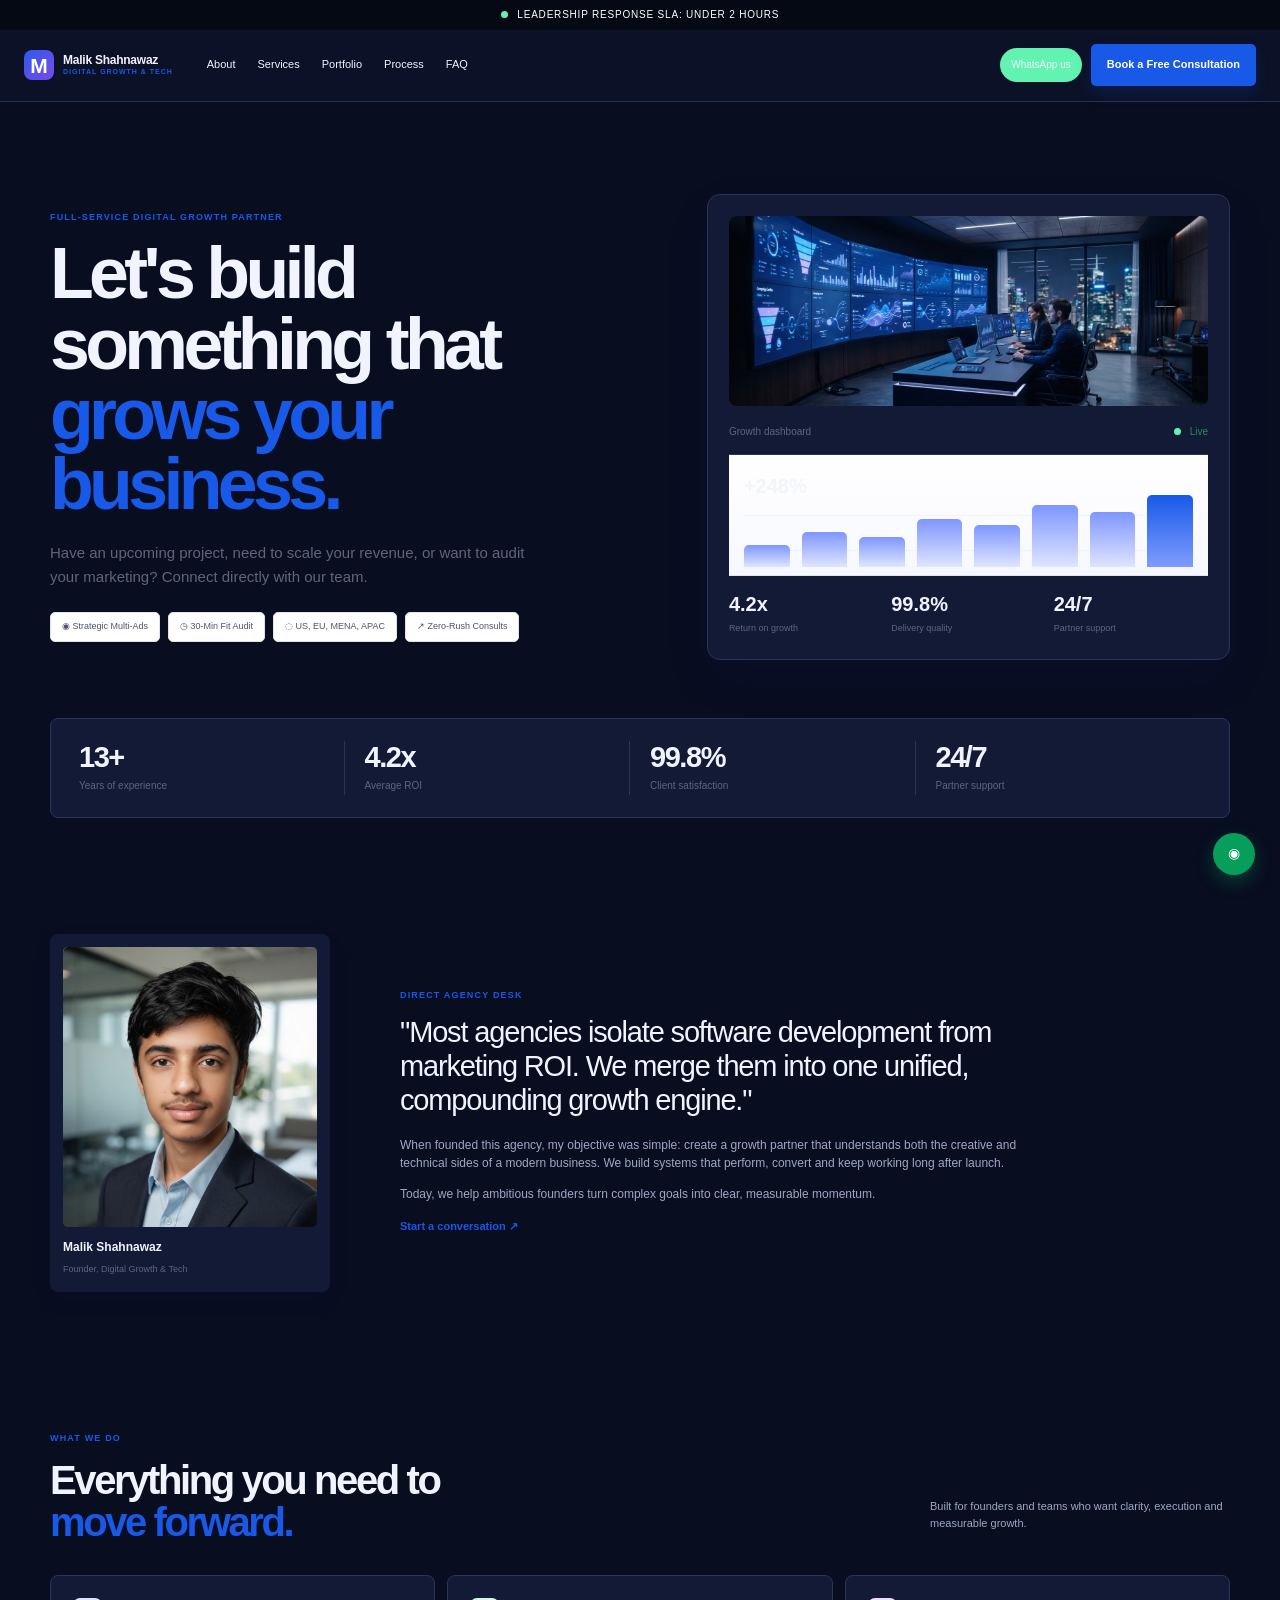
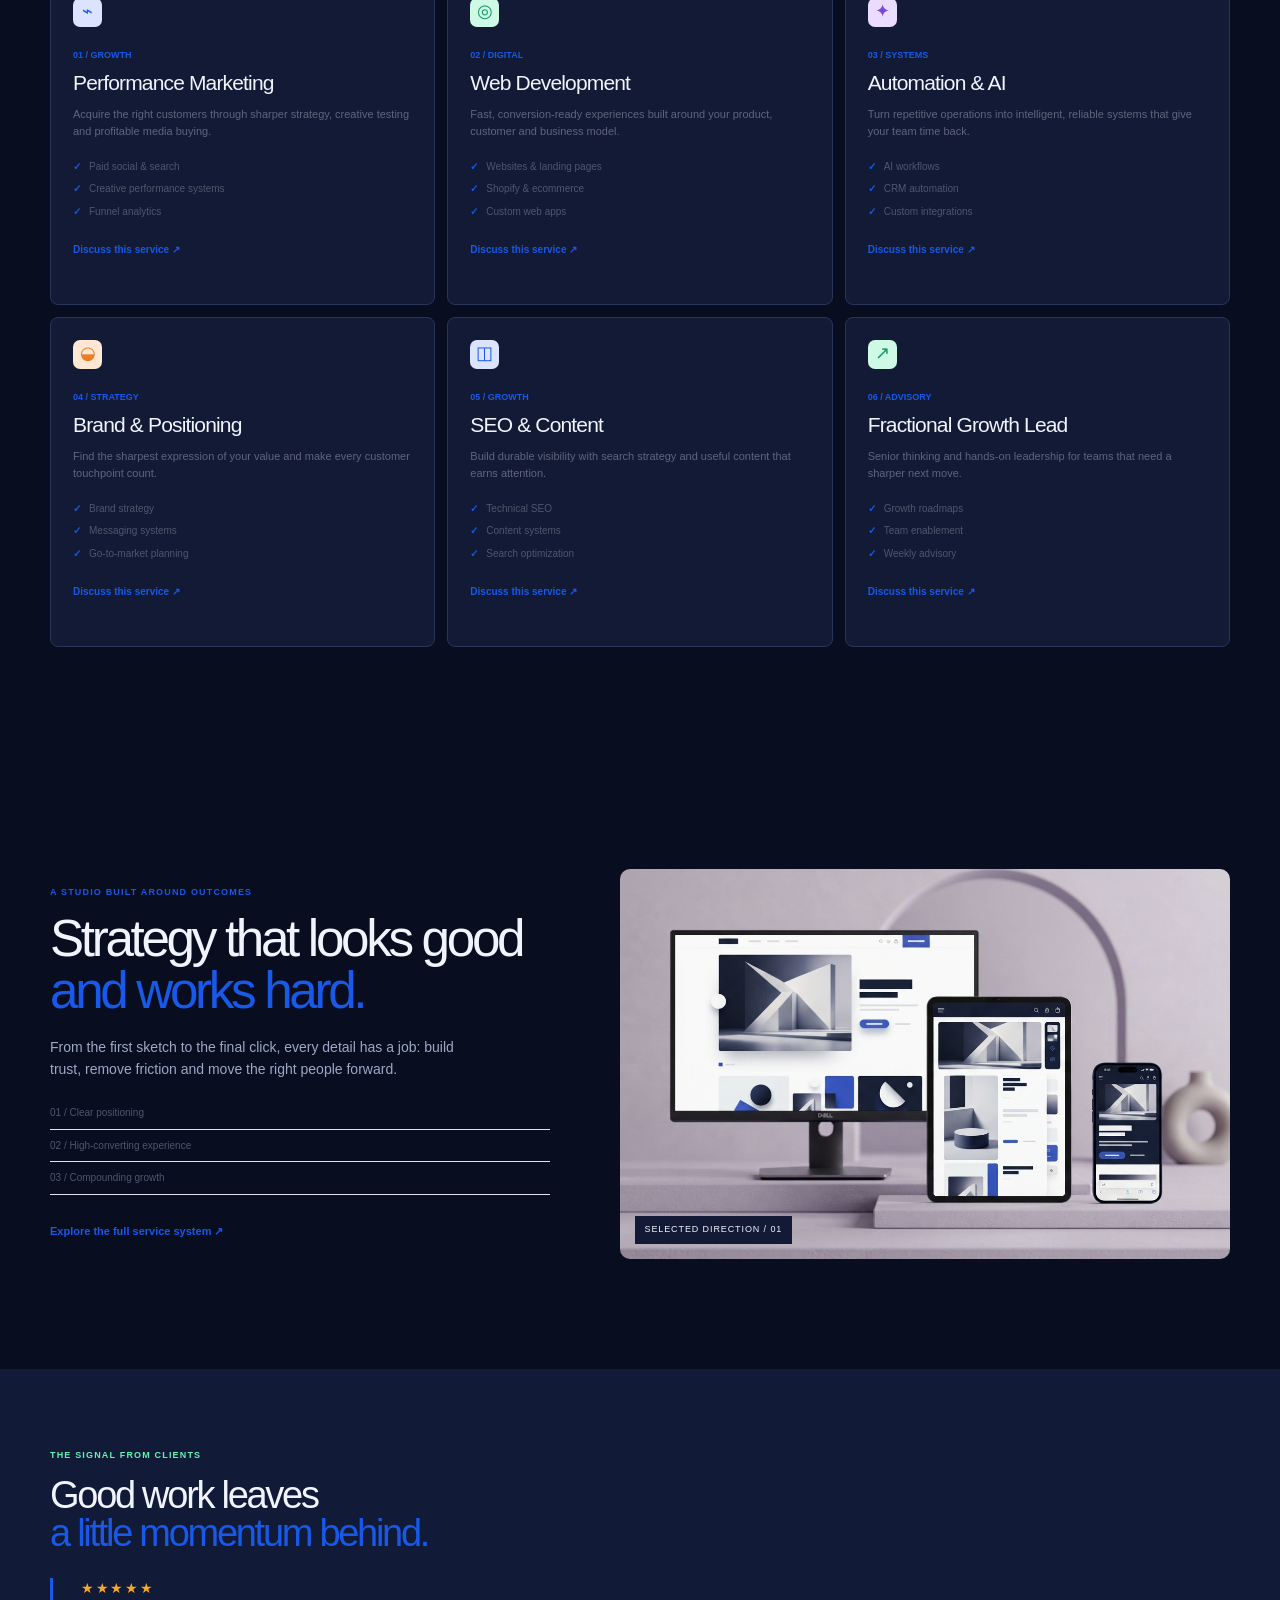
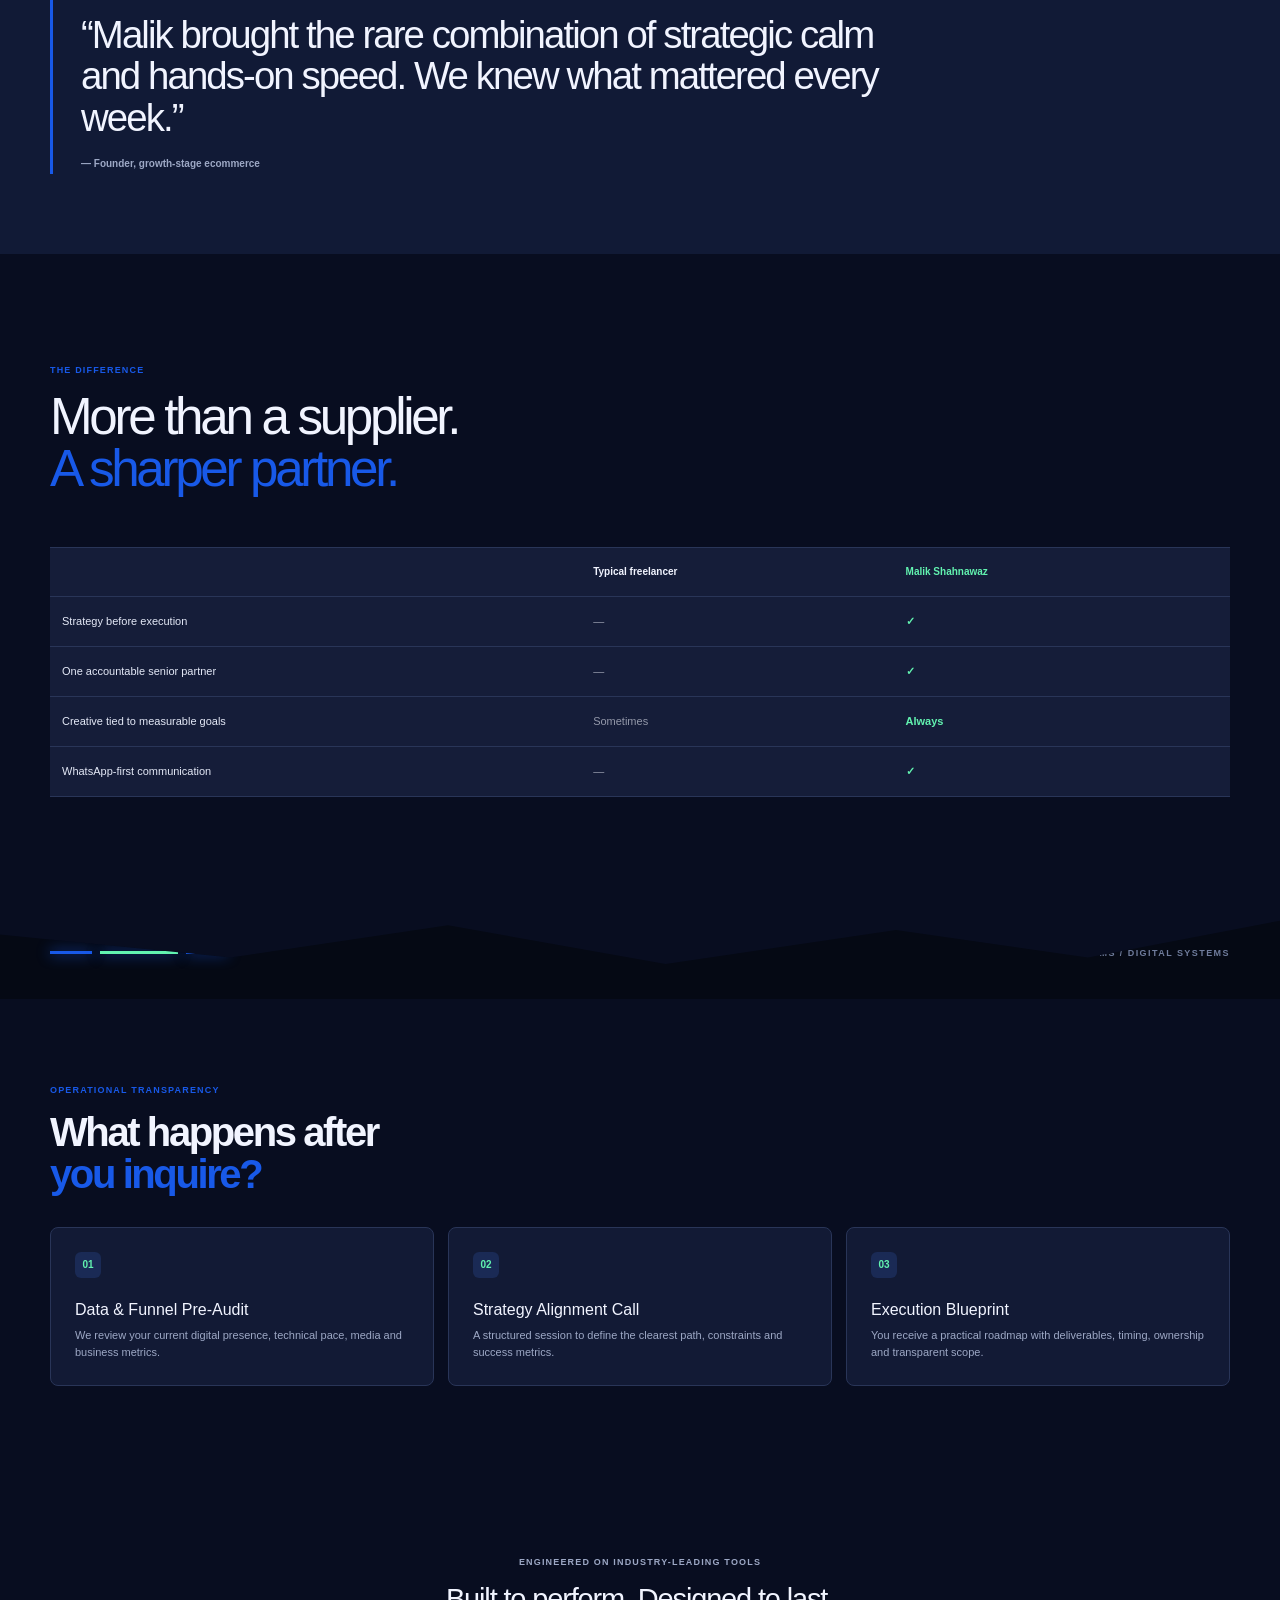
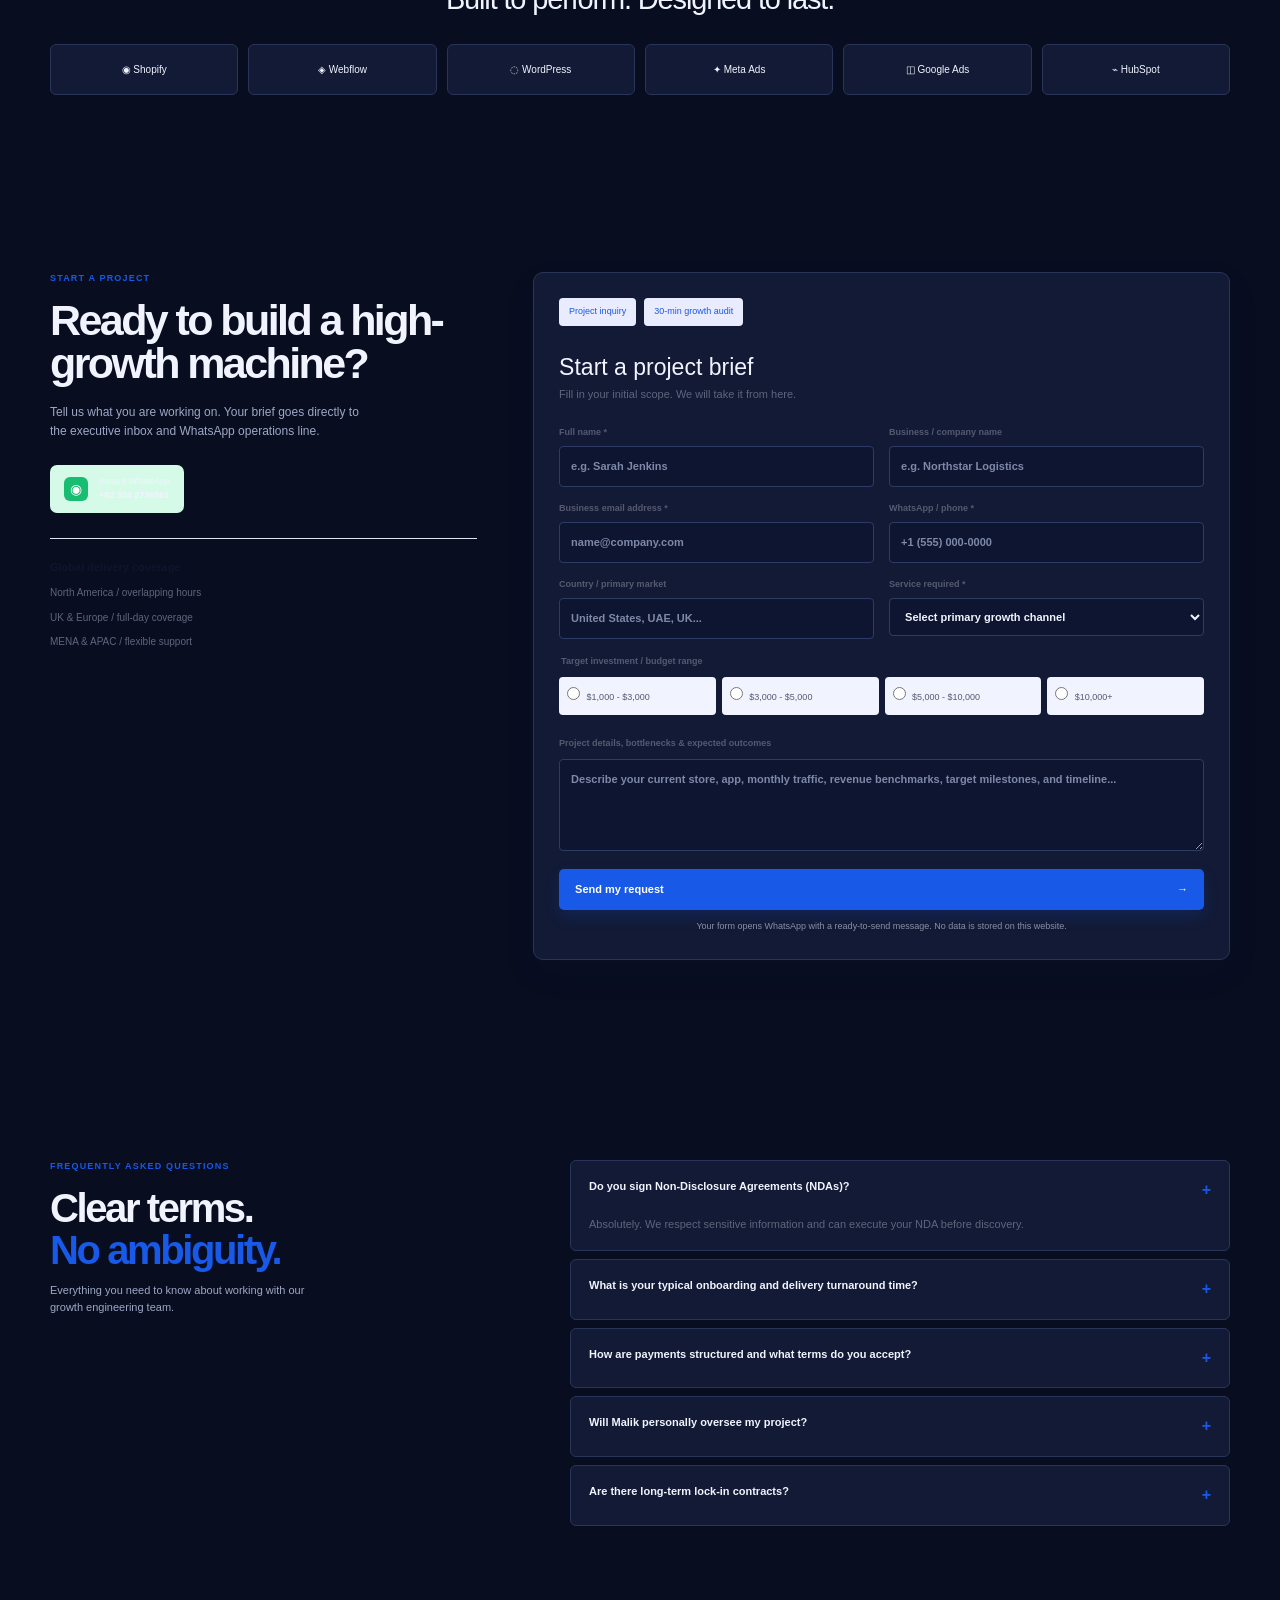
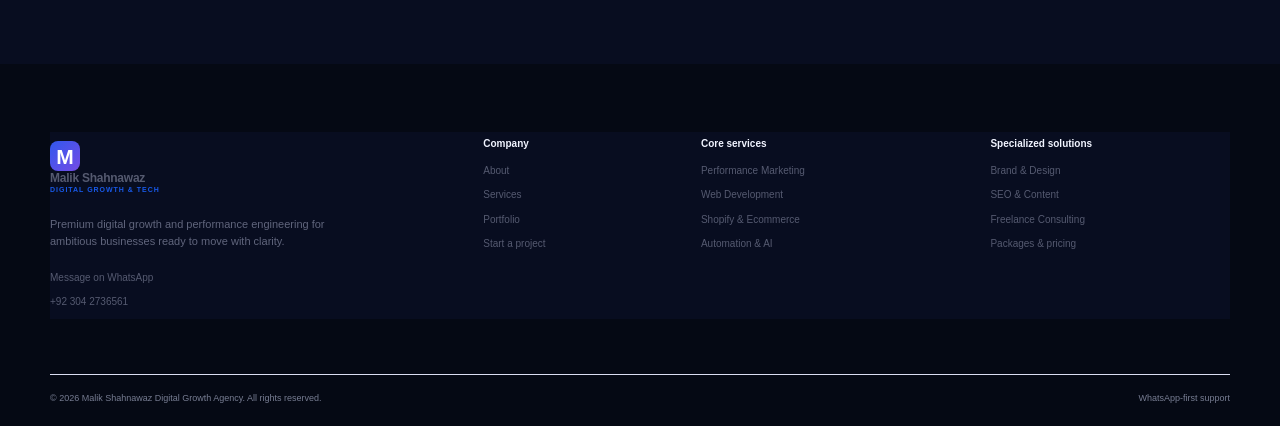
<file: index.html>
<!doctype html>
<html lang="en">
<head>
  <meta charset="UTF-8">
  <meta name="viewport" content="width=device-width, initial-scale=1.0">
  <meta name="description" content="Malik Shahnawaz Digital Growth & Tech builds high-performance digital experiences, growth systems and automation.">
  <title>Malik Shahnawaz | Digital Growth & Tech</title>
  <link rel="stylesheet" href="styles.css">
</head>
<body>
  <div class="announcement"><span class="status-dot"></span> Leadership response SLA: under 2 hours</div>
  <header class="site-header">
    <a class="brand" href="#top" aria-label="Malik Shahnawaz home"><span class="brand-mark">M</span><span><strong>Malik Shahnawaz</strong><small>DIGITAL GROWTH &amp; TECH</small></span></a>
    <nav class="nav-links" aria-label="Main navigation"><a href="about.html">About</a><a href="services.html">Services</a><a href="portfolio.html">Portfolio</a><a href="#process">Process</a><a href="#faq">FAQ</a></nav>
    <div class="header-actions"><a class="phone" href="https://wa.me/923042736561" target="_blank" rel="noopener">WhatsApp us</a><a class="button button-primary" href="#inquire">Book a Free Consultation</a><button class="menu-toggle" aria-label="Toggle navigation" aria-expanded="false">☰</button></div>
  </header>

  <main id="top">
    <section class="hero section-shell">
      <div class="hero-copy"><p class="eyebrow">Full-service digital growth partner</p><h1>Let's build something that <span>grows your business.</span></h1><p class="lead">Have an upcoming project, need to scale your revenue, or want to audit your marketing? Connect directly with our team.</p><div class="trust-row"><span>◉ Strategic Multi-Ads</span><span>◷ 30-Min Fit Audit</span><span>◌ US, EU, MENA, APAC</span><span>↗ Zero-Rush Consults</span></div></div>
      <div class="hero-panel"><div class="panel-top"><span>Growth dashboard</span><span class="live"><i></i> Live</span></div><div class="chart"><span class="chart-label">+248%</span><div class="bars"><b style="height:30%"></b><b style="height:48%"></b><b style="height:42%"></b><b style="height:67%"></b><b style="height:58%"></b><b style="height:86%"></b><b style="height:76%"></b><b style="height:100%"></b></div></div><div class="panel-stats"><div><strong>4.2x</strong><small>Return on growth</small></div><div><strong>99.8%</strong><small>Delivery quality</small></div><div><strong>24/7</strong><small>Partner support</small></div></div></div>
    </section>

    <section class="stats-strip section-shell"><div><strong>13+</strong><span>Years of experience</span></div><div><strong>4.2x</strong><span>Average ROI</span></div><div><strong>99.8%</strong><span>Client satisfaction</span></div><div><strong>24/7</strong><span>Partner support</span></div></section>

    <section id="about" class="intro section-shell"><div class="portrait-card"><div class="portrait-art"><span>MS</span></div><div><strong>Malik Shahnawaz</strong><small>Founder, Digital Growth &amp; Tech</small></div></div><div class="intro-copy"><p class="eyebrow">Direct agency desk</p><blockquote>"Most agencies isolate software development from marketing ROI. We merge them into one unified, compounding growth engine."</blockquote><p>When founded this agency, my objective was simple: create a growth partner that understands both the creative and technical sides of a modern business. We build systems that perform, convert and keep working long after launch.</p><p>Today, we help ambitious founders turn complex goals into clear, measurable momentum.</p><a class="text-link" href="#inquire">Start a conversation ↗</a></div></section>

    <section id="services" class="section-shell section-block"><div class="section-heading"><div><p class="eyebrow">What we do</p><h2>Everything you need to<br><span>move forward.</span></h2></div><p>Built for founders and teams who want clarity, execution and measurable growth.</p></div><div class="service-grid">
      <article class="service-card featured"><span class="icon">⌁</span><p class="card-kicker">01 / Growth</p><h3>Performance Marketing</h3><p>Acquire the right customers through sharper strategy, creative testing and profitable media buying.</p><ul><li>Paid social &amp; search</li><li>Creative performance systems</li><li>Funnel analytics</li></ul><a href="#inquire" data-service="Performance Marketing">Discuss this service ↗</a></article>
      <article class="service-card"><span class="icon green">◎</span><p class="card-kicker">02 / Digital</p><h3>Web Development</h3><p>Fast, conversion-ready experiences built around your product, customer and business model.</p><ul><li>Websites &amp; landing pages</li><li>Shopify &amp; ecommerce</li><li>Custom web apps</li></ul><a href="#inquire" data-service="Web Development">Discuss this service ↗</a></article>
      <article class="service-card"><span class="icon purple">✦</span><p class="card-kicker">03 / Systems</p><h3>Automation &amp; AI</h3><p>Turn repetitive operations into intelligent, reliable systems that give your team time back.</p><ul><li>AI workflows</li><li>CRM automation</li><li>Custom integrations</li></ul><a href="#inquire" data-service="Automation and AI">Discuss this service ↗</a></article>
      <article class="service-card"><span class="icon orange">◒</span><p class="card-kicker">04 / Strategy</p><h3>Brand &amp; Positioning</h3><p>Find the sharpest expression of your value and make every customer touchpoint count.</p><ul><li>Brand strategy</li><li>Messaging systems</li><li>Go-to-market planning</li></ul><a href="#inquire" data-service="Brand and Positioning">Discuss this service ↗</a></article>
      <article class="service-card"><span class="icon">◫</span><p class="card-kicker">05 / Growth</p><h3>SEO &amp; Content</h3><p>Build durable visibility with search strategy and useful content that earns attention.</p><ul><li>Technical SEO</li><li>Content systems</li><li>Search optimization</li></ul><a href="#inquire" data-service="SEO and Content">Discuss this service ↗</a></article>
      <article class="service-card"><span class="icon green">↗</span><p class="card-kicker">06 / Advisory</p><h3>Fractional Growth Lead</h3><p>Senior thinking and hands-on leadership for teams that need a sharper next move.</p><ul><li>Growth roadmaps</li><li>Team enablement</li><li>Weekly advisory</li></ul><a href="#inquire" data-service="Fractional Growth Lead">Discuss this service ↗</a></article>
    </div></section>

    <section id="process" class="process-band"><div class="section-shell"><div class="section-heading"><div><p class="eyebrow">Operational transparency</p><h2>What happens after<br><span>you inquire?</span></h2></div></div><div class="process-grid"><article><b>01</b><h3>Data &amp; Funnel Pre-Audit</h3><p>We review your current digital presence, technical pace, media and business metrics.</p></article><article><b>02</b><h3>Strategy Alignment Call</h3><p>A structured session to define the clearest path, constraints and success metrics.</p></article><article><b>03</b><h3>Execution Blueprint</h3><p>You receive a practical roadmap with deliverables, timing, ownership and transparent scope.</p></article></div></div></section>

    <section id="work" class="tooling section-shell"><p class="eyebrow centered">Engineered on industry-leading tools</p><h2 class="centered">Built to perform. Designed to last.</h2><div class="tool-row"><span>◉ Shopify</span><span>◈ Webflow</span><span>◌ WordPress</span><span>✦ Meta Ads</span><span>◫ Google Ads</span><span>⌁ HubSpot</span></div></section>

    <section id="inquire" class="inquire section-shell"><div class="inquire-aside"><p class="eyebrow">Start a project</p><h2>Ready to build a high-growth machine?</h2><p>Tell us what you are working on. Your brief goes directly to the executive inbox and WhatsApp operations line.</p><div class="contact-pill"><span class="wa-icon">◉</span><span><small>Instant WhatsApp</small><strong>+92 304 2736561</strong></span></div><div class="coverage"><b>Global delivery coverage</b><span>North America / overlapping hours</span><span>UK &amp; Europe / full-day coverage</span><span>MENA &amp; APAC / flexible support</span></div></div><form id="lead-form" class="lead-form"><div class="form-top"><span>Project inquiry</span><span>30-min growth audit</span></div><h3>Start a project brief</h3><p>Fill in your initial scope. We will take it from here.</p><div class="form-grid"><label>Full name *<input name="name" required placeholder="e.g. Sarah Jenkins"></label><label>Business / company name<input name="company" placeholder="e.g. Northstar Logistics"></label><label>Business email address *<input type="email" name="email" required placeholder="name@company.com"></label><label>WhatsApp / phone *<input name="phone" required placeholder="+1 (555) 000-0000"></label><label>Country / primary market<input name="country" placeholder="United States, UAE, UK..."></label><label>Service required *<select name="service" required><option value="">Select primary growth channel</option><option>Performance Marketing</option><option>Web Development</option><option>Shopify Store</option><option>Automation and AI</option><option>Brand and Positioning</option><option>SEO and Content</option><option>Other</option></select></label></div><fieldset><legend>Target investment / budget range</legend><div class="radio-row"><label><input type="radio" name="budget" value="$1,000 - $3,000"> $1,000 - $3,000</label><label><input type="radio" name="budget" value="$3,000 - $5,000"> $3,000 - $5,000</label><label><input type="radio" name="budget" value="$5,000 - $10,000"> $5,000 - $10,000</label><label><input type="radio" name="budget" value="$10,000+"> $10,000+</label></div></fieldset><label>Project details, bottlenecks &amp; expected outcomes<textarea name="details" rows="4" placeholder="Describe your current store, app, monthly traffic, revenue benchmarks, target milestones, and timeline..."></textarea></label><button class="button button-submit" type="submit">Send my request <span>→</span></button><small class="form-note">Your form opens WhatsApp with a ready-to-send message. No data is stored on this website.</small></form></section>

    <section id="faq" class="faq section-shell"><div class="faq-title"><p class="eyebrow">Frequently asked questions</p><h2>Clear terms.<br><span>No ambiguity.</span></h2><p>Everything you need to know about working with our growth engineering team.</p></div><div class="faq-list"><details open><summary>Do you sign Non-Disclosure Agreements (NDAs)? <span>+</span></summary><p>Absolutely. We respect sensitive information and can execute your NDA before discovery.</p></details><details><summary>What is your typical onboarding and delivery turnaround time? <span>+</span></summary><p>Most projects begin within 5 to 10 business days after scope and access are confirmed.</p></details><details><summary>How are payments structured and what terms do you accept? <span>+</span></summary><p>We typically work with a milestone-based structure. Exact terms are agreed before work begins.</p></details><details><summary>Will Malik personally oversee my project? <span>+</span></summary><p>Yes. Every engagement has direct senior oversight and a clear communication channel.</p></details><details><summary>Are there long-term lock-in contracts? <span>+</span></summary><p>No. We prefer clear milestones and relationships that earn their next chapter.</p></details></div></section>
  </main>
  <footer class="site-footer"><div class="section-shell footer-grid"><div><a class="brand" href="#top"><span class="brand-mark">M</span><span><strong>Malik Shahnawaz</strong><small>DIGITAL GROWTH &amp; TECH</small></span></a><p>Premium digital growth and performance engineering for ambitious businesses ready to move with clarity.</p><a href="https://wa.me/923042736561?text=Hello%20Malik%20Shahnawaz%2C%20I%20want%20to%20discuss%20a%20project." target="_blank" rel="noopener">Message on WhatsApp</a><a href="https://wa.me/923042736561" target="_blank" rel="noopener">+92 304 2736561</a></div><div><b>Company</b><a href="about.html">About</a><a href="services.html">Services</a><a href="portfolio.html">Portfolio</a><a href="contact.html">Start a project</a></div><div><b>Core services</b><a href="services.html#marketing">Performance Marketing</a><a href="services.html#web">Web Development</a><a href="services.html#ecommerce">Shopify &amp; Ecommerce</a><a href="services.html#automation">Automation &amp; AI</a></div><div><b>Specialized solutions</b><a href="services.html#brand">Brand &amp; Design</a><a href="services.html#content">SEO &amp; Content</a><a href="services.html#consulting">Freelance Consulting</a><a href="pricing.html">Packages &amp; pricing</a></div></div><div class="footer-bottom section-shell"><span>© 2026 Malik Shahnawaz Digital Growth Agency. All rights reserved.</span><span>WhatsApp-first support</span></div></footer>
  <a class="floating-wa" href="https://wa.me/923042736561" target="_blank" rel="noopener" aria-label="Chat on WhatsApp">◉</a>
  <script src="script.js"></script>
</body>
</html>
</file>
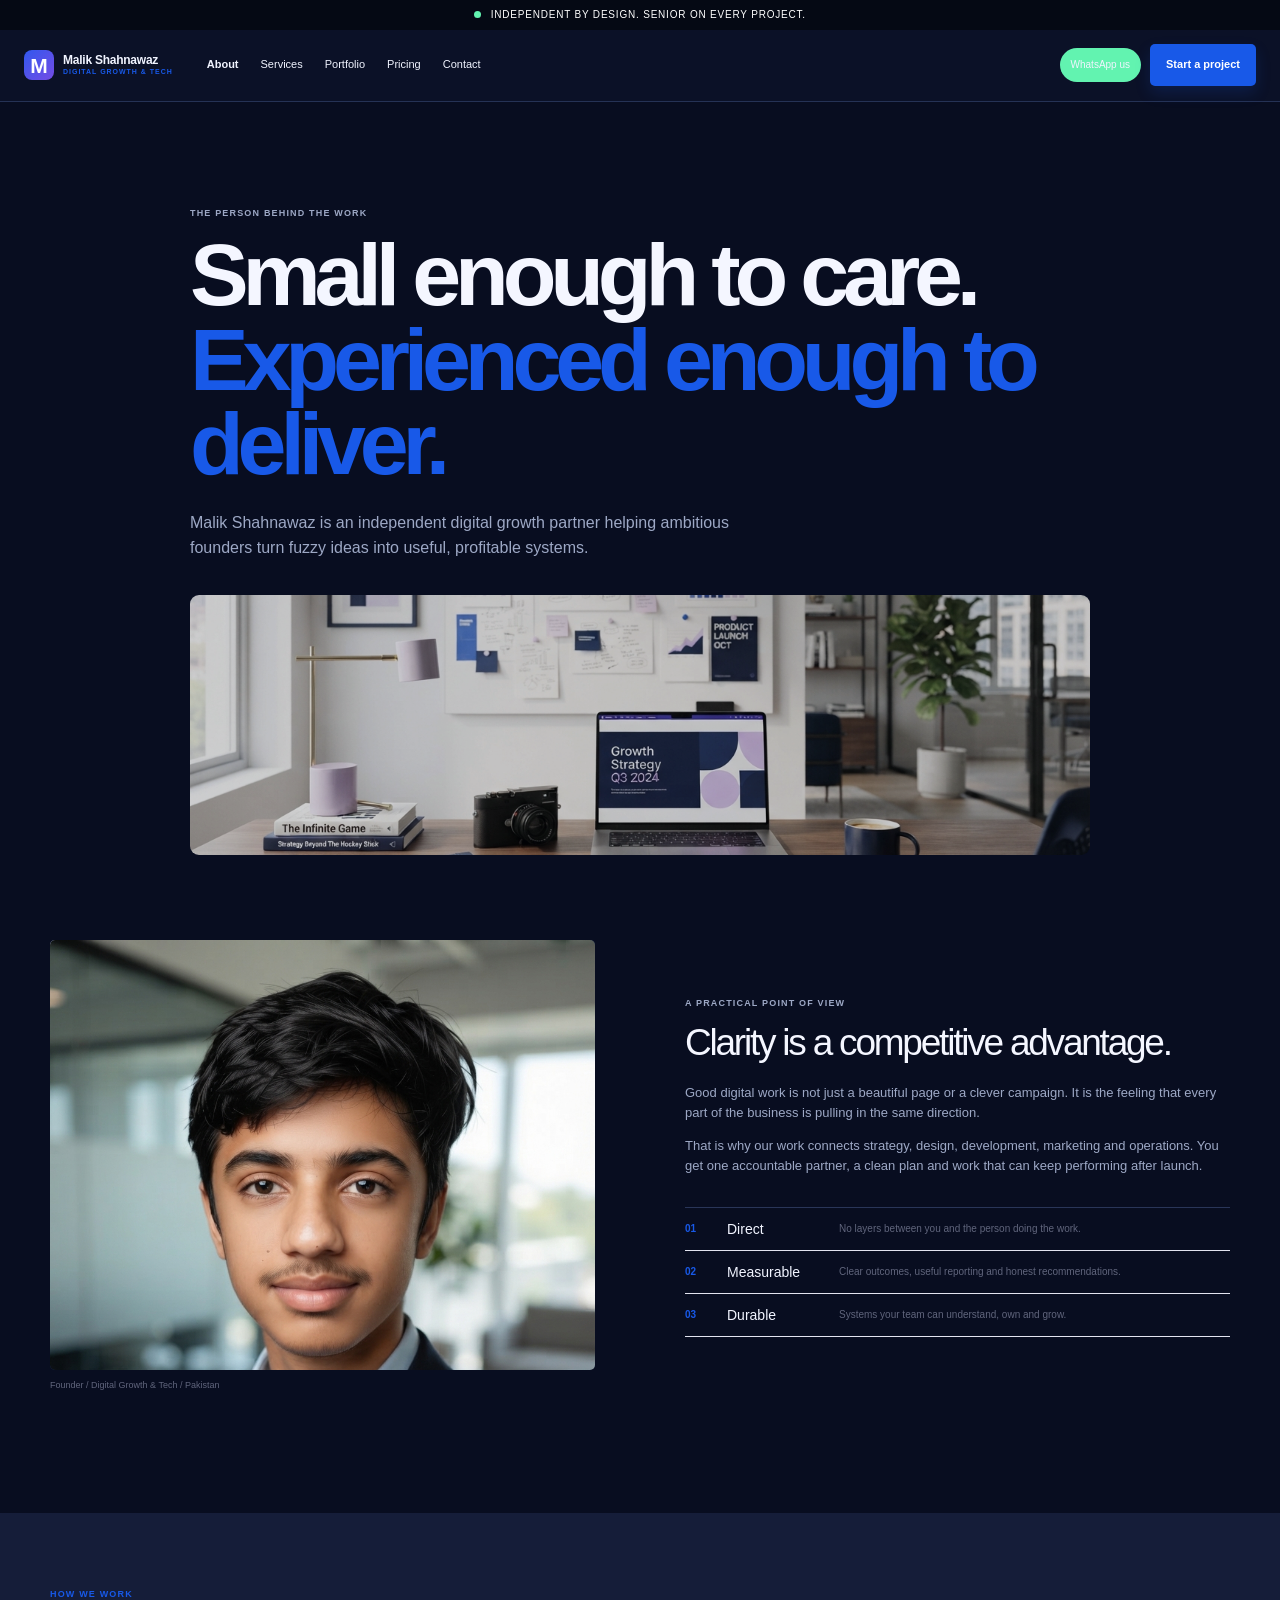
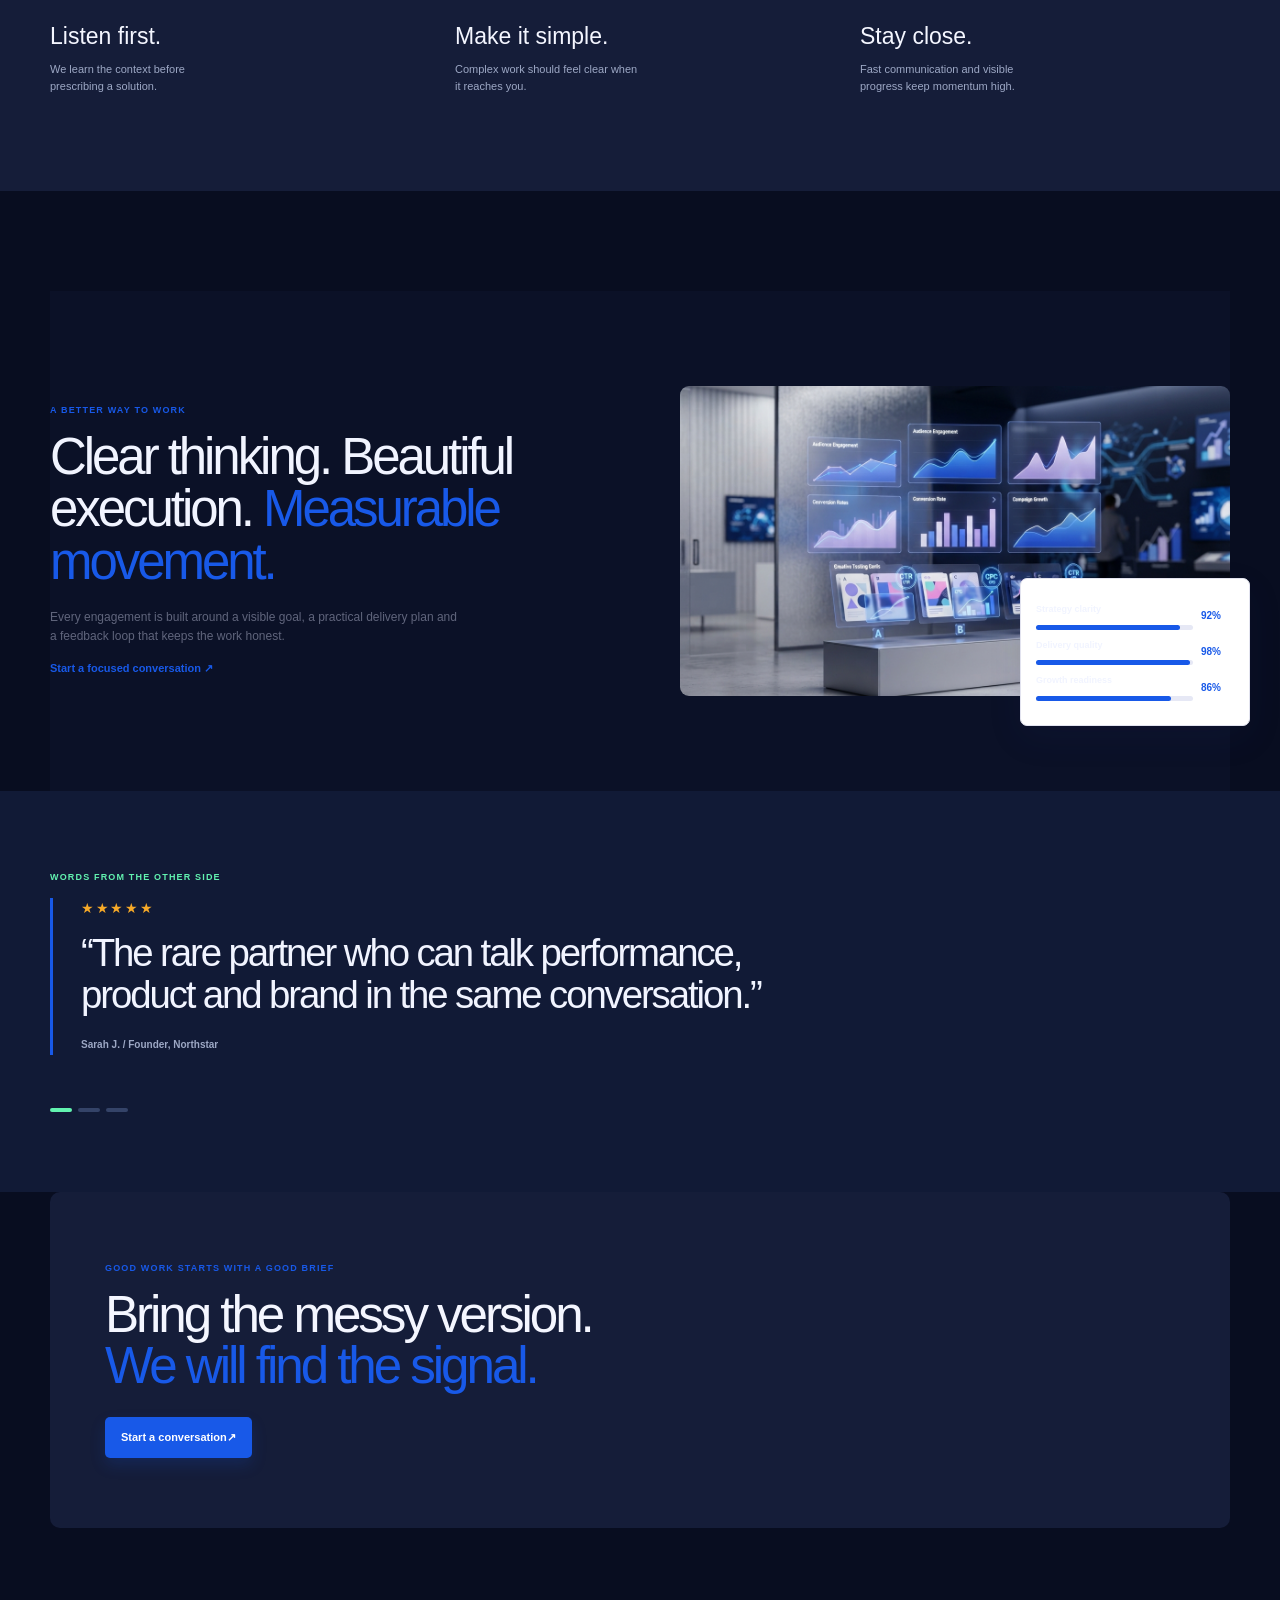
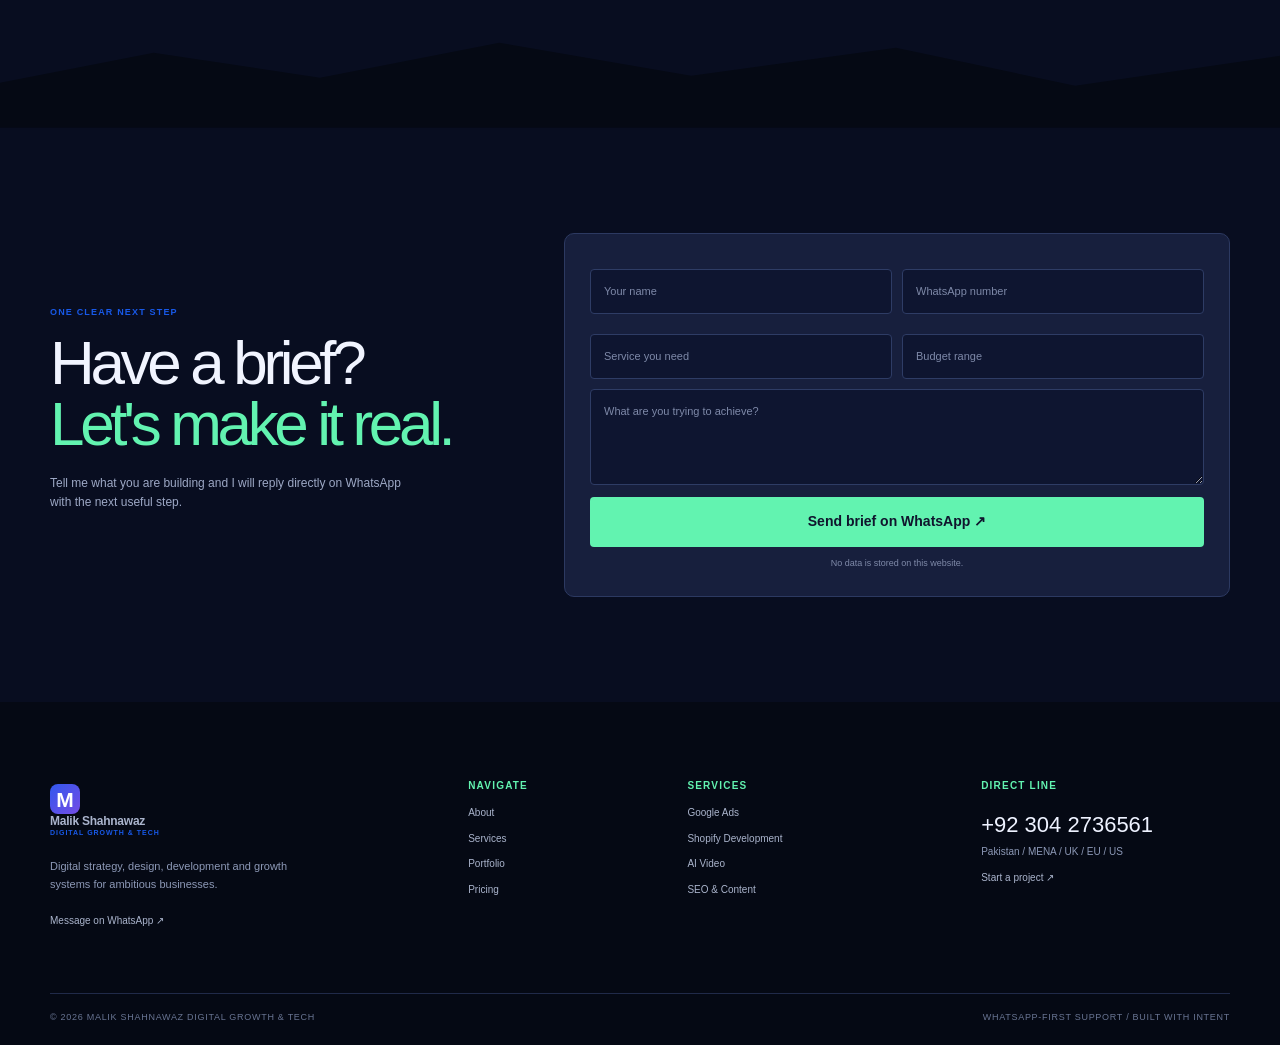
<file: about.html>
<!doctype html><html lang="en"><head><meta charset="UTF-8"><meta name="viewport" content="width=device-width,initial-scale=1"><title>About | Malik Shahnawaz</title><link rel="stylesheet" href="styles.css"><link rel="stylesheet" href="pages.css"></head><body><div class="announcement"><span class="status-dot"></span> Independent by design. Senior on every project.</div><header class="site-header"><a class="brand" href="index.html"><span class="brand-mark">M</span><span><strong>Malik Shahnawaz</strong><small>DIGITAL GROWTH &amp; TECH</small></span></a><nav class="nav-links"><a class="active" href="about.html">About</a><a href="services.html">Services</a><a href="portfolio.html">Portfolio</a><a href="pricing.html">Pricing</a><a href="contact.html">Contact</a></nav><div class="header-actions"><a class="phone" href="https://wa.me/923042736561" target="_blank" rel="noopener">WhatsApp us</a><a class="button button-primary" href="contact.html">Start a project</a><button class="menu-toggle">☰</button></div></header><main><section class="page-hero about-hero section-shell"><p class="eyebrow">The person behind the work</p><h1>Small enough to care.<br><span>Experienced enough to deliver.</span></h1><p>Malik Shahnawaz is an independent digital growth partner helping ambitious founders turn fuzzy ideas into useful, profitable systems.</p></section><section class="about-story section-shell"><div class="about-visual"><div class="portrait-art large"><span>MS</span></div><div class="visual-caption">Founder / Digital Growth &amp; Tech / Pakistan</div></div><div><p class="eyebrow">A practical point of view</p><h2>Clarity is a competitive advantage.</h2><p>Good digital work is not just a beautiful page or a clever campaign. It is the feeling that every part of the business is pulling in the same direction.</p><p>That is why our work connects strategy, design, development, marketing and operations. You get one accountable partner, a clean plan and work that can keep performing after launch.</p><div class="principles"><div><b>01</b><strong>Direct</strong><span>No layers between you and the person doing the work.</span></div><div><b>02</b><strong>Measurable</strong><span>Clear outcomes, useful reporting and honest recommendations.</span></div><div><b>03</b><strong>Durable</strong><span>Systems your team can understand, own and grow.</span></div></div></div></section><section class="values-band"><div class="section-shell"><p class="eyebrow">How we work</p><div class="value-grid"><div><h3>Listen first.</h3><p>We learn the context before prescribing a solution.</p></div><div><h3>Make it simple.</h3><p>Complex work should feel clear when it reaches you.</p></div><div><h3>Stay close.</h3><p>Fast communication and visible progress keep momentum high.</p></div></div></div></section><section class="cta-band section-shell"><p class="eyebrow">Good work starts with a good brief</p><h2>Bring the messy version.<br><span>We will find the signal.</span></h2><a class="button button-primary" href="contact.html">Start a conversation <span>↗</span></a></section></main><footer class="simple-footer"><div class="section-shell"><span>© 2026 Malik Shahnawaz Digital Growth &amp; Tech</span><a href="https://wa.me/923042736561" target="_blank" rel="noopener">Message on WhatsApp ↗</a></div></footer><script src="pages.js"></script></body></html>
</file>
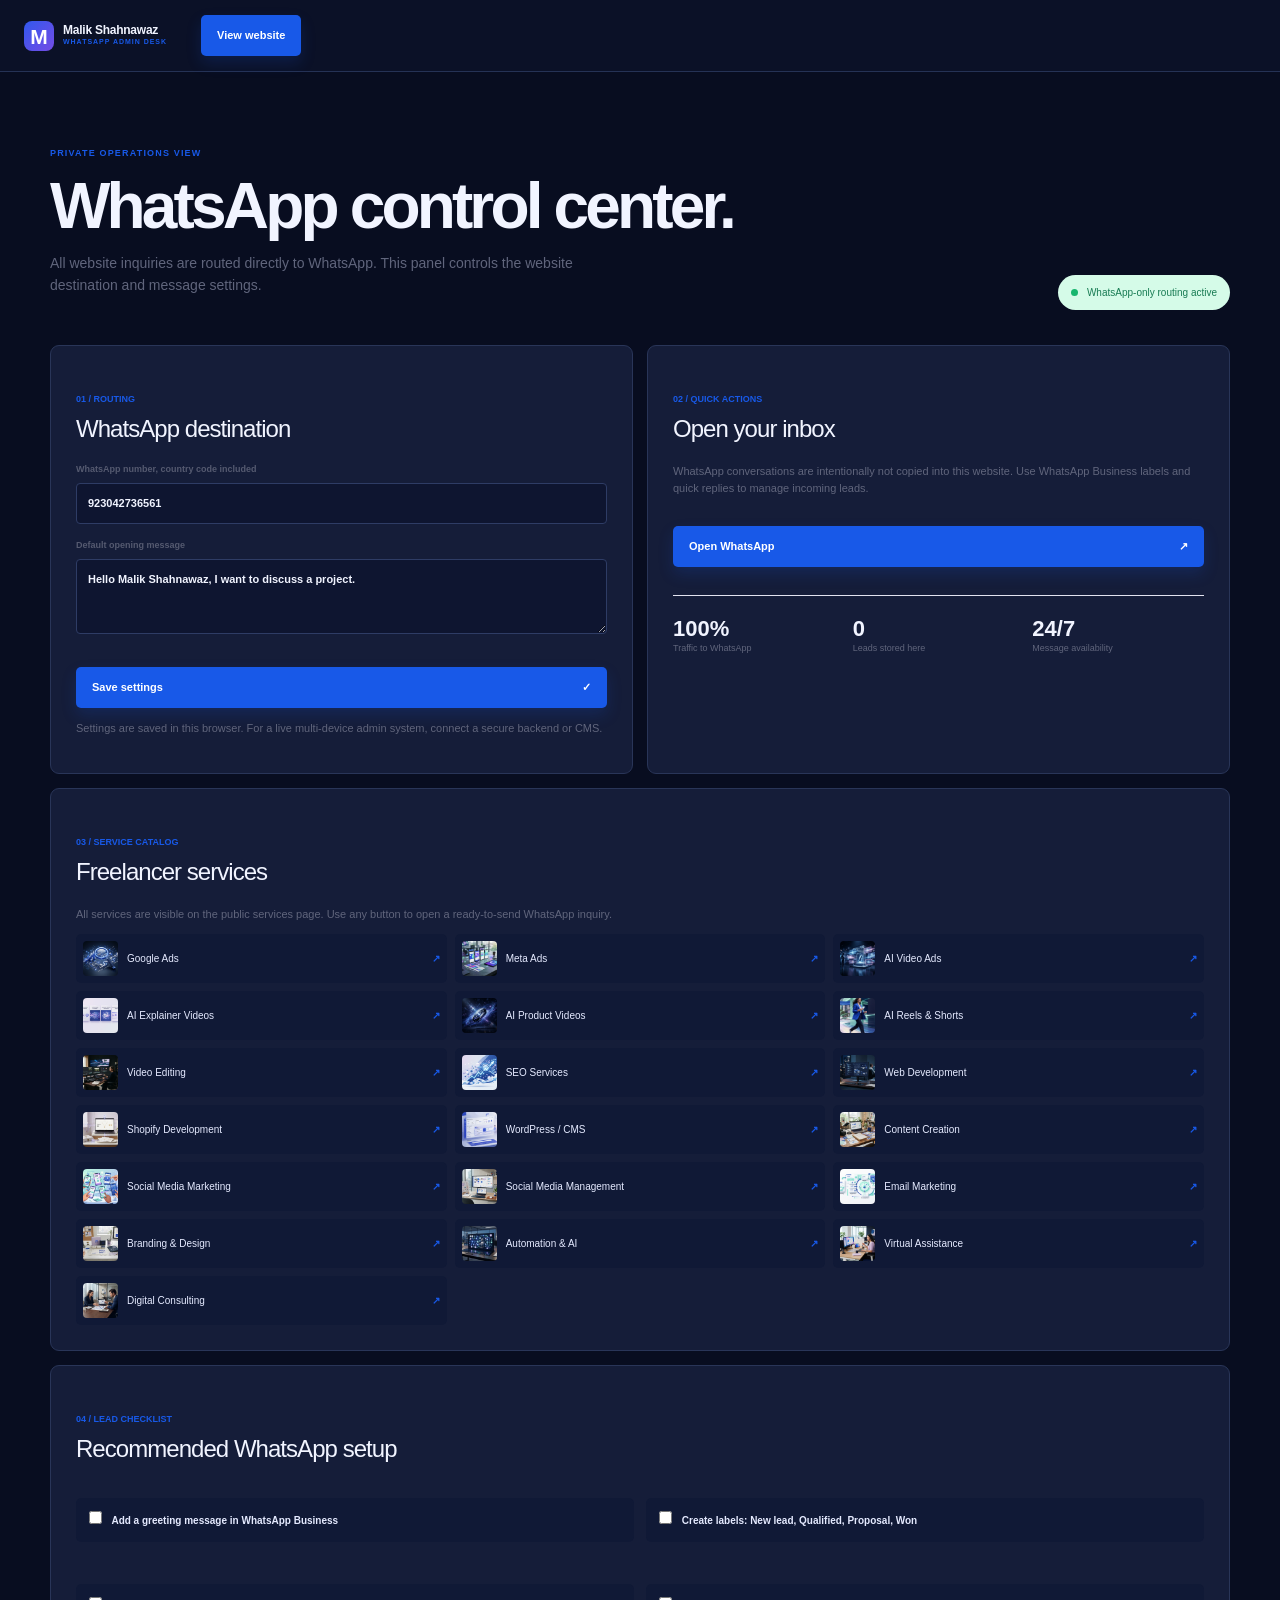
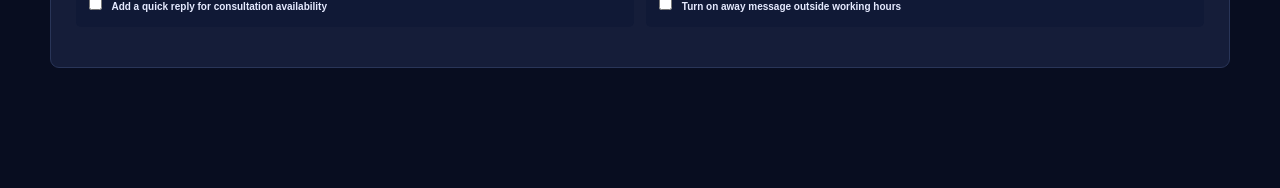
<file: admin.html>
<!doctype html>
<html lang="en">
<head>
  <meta charset="UTF-8"><meta name="viewport" content="width=device-width,initial-scale=1.0"><title>Admin | WhatsApp Desk</title><link rel="stylesheet" href="styles.css"><link rel="stylesheet" href="admin.css">
</head>
<body class="admin-page">
  <header class="site-header"><a class="brand" href="index.html"><span class="brand-mark">M</span><span><strong>Malik Shahnawaz</strong><small>WHATSAPP ADMIN DESK</small></span></a><a class="button button-primary" href="index.html">View website</a></header>
  <main class="section-shell admin-main">
    <div class="admin-heading"><div><p class="eyebrow">Private operations view</p><h1>WhatsApp control center.</h1><p>All website inquiries are routed directly to WhatsApp. This panel controls the website destination and message settings.</p></div><div class="admin-status"><i></i> WhatsApp-only routing active</div></div>
    <div class="admin-grid">
      <section class="admin-card"><p class="card-kicker">01 / Routing</p><h2>WhatsApp destination</h2><label>WhatsApp number, country code included<input id="wa-number" inputmode="tel" placeholder="923042736561"></label><label>Default opening message<textarea id="wa-greeting" rows="3">Hello Malik Shahnawaz, I want to discuss a project.</textarea></label><button class="button button-submit" id="save-settings">Save settings <span>✓</span></button><p class="admin-note" id="save-note">Settings are saved in this browser. For a live multi-device admin system, connect a secure backend or CMS.</p></section>
      <section class="admin-card"><p class="card-kicker">02 / Quick actions</p><h2>Open your inbox</h2><p>WhatsApp conversations are intentionally not copied into this website. Use WhatsApp Business labels and quick replies to manage incoming leads.</p><a id="open-whatsapp" class="button button-submit" href="https://wa.me/923042736561" target="_blank" rel="noopener">Open WhatsApp <span>↗</span></a><div class="admin-stats"><div><strong>100%</strong><small>Traffic to WhatsApp</small></div><div><strong>0</strong><small>Leads stored here</small></div><div><strong>24/7</strong><small>Message availability</small></div></div></section>
      <section class="admin-card full"><p class="card-kicker">03 / Service catalog</p><h2>Freelancer services</h2><p>All services are visible on the public services page. Use any button to open a ready-to-send WhatsApp inquiry.</p><div class="admin-service-grid"><a href="services.html#google-ads"><img src="1.png" alt=""><span>Google Ads <b>↗</b></span></a><a href="services.html#meta-ads"><img src="3.png" alt=""><span>Meta Ads <b>↗</b></span></a><a href="services.html#ai-ads"><img src="3.png" alt=""><span>AI Video Ads <b>↗</b></span></a><a href="services.html#ai-explainer"><img src="1.png" alt=""><span>AI Explainer Videos <b>↗</b></span></a><a href="services.html#ai-product"><img src="4.png" alt=""><span>AI Product Videos <b>↗</b></span></a><a href="services.html#ai-reels"><img src="5.png" alt=""><span>AI Reels &amp; Shorts <b>↗</b></span></a><a href="services.html#video-editing"><img src="3.png" alt=""><span>Video Editing <b>↗</b></span></a><a href="services.html#seo"><img src="1.png" alt=""><span>SEO Services <b>↗</b></span></a><a href="services.html#web"><img src="1.png" alt=""><span>Web Development <b>↗</b></span></a><a href="services.html#shopify"><img src="4.png" alt=""><span>Shopify Development <b>↗</b></span></a><a href="services.html#wordpress"><img src="5.png" alt=""><span>WordPress / CMS <b>↗</b></span></a><a href="services.html#content-creation"><img src="3.png" alt=""><span>Content Creation <b>↗</b></span></a><a href="services.html#social-media"><img src="4.png" alt=""><span>Social Media Marketing <b>↗</b></span></a><a href="services.html#social-management"><img src="5.png" alt=""><span>Social Media Management <b>↗</b></span></a><a href="services.html#email"><img src="4.png" alt=""><span>Email Marketing <b>↗</b></span></a><a href="services.html#branding"><img src="5.png" alt=""><span>Branding &amp; Design <b>↗</b></span></a><a href="services.html#automation"><img src="1.png" alt=""><span>Automation &amp; AI <b>↗</b></span></a><a href="services.html#virtual-assistant"><img src="4.png" alt=""><span>Virtual Assistance <b>↗</b></span></a><a href="services.html#consulting"><img src="3.png" alt=""><span>Digital Consulting <b>↗</b></span></a></div></section>
      <section class="admin-card full"><p class="card-kicker">04 / Lead checklist</p><h2>Recommended WhatsApp setup</h2><div class="checklist"><label><input type="checkbox"> Add a greeting message in WhatsApp Business</label><label><input type="checkbox"> Create labels: New lead, Qualified, Proposal, Won</label><label><input type="checkbox"> Add a quick reply for consultation availability</label><label><input type="checkbox"> Turn on away message outside working hours</label></div></section>
    </div>
  </main>
  <script src="admin.js"></script>
</body>
</html>
</file>
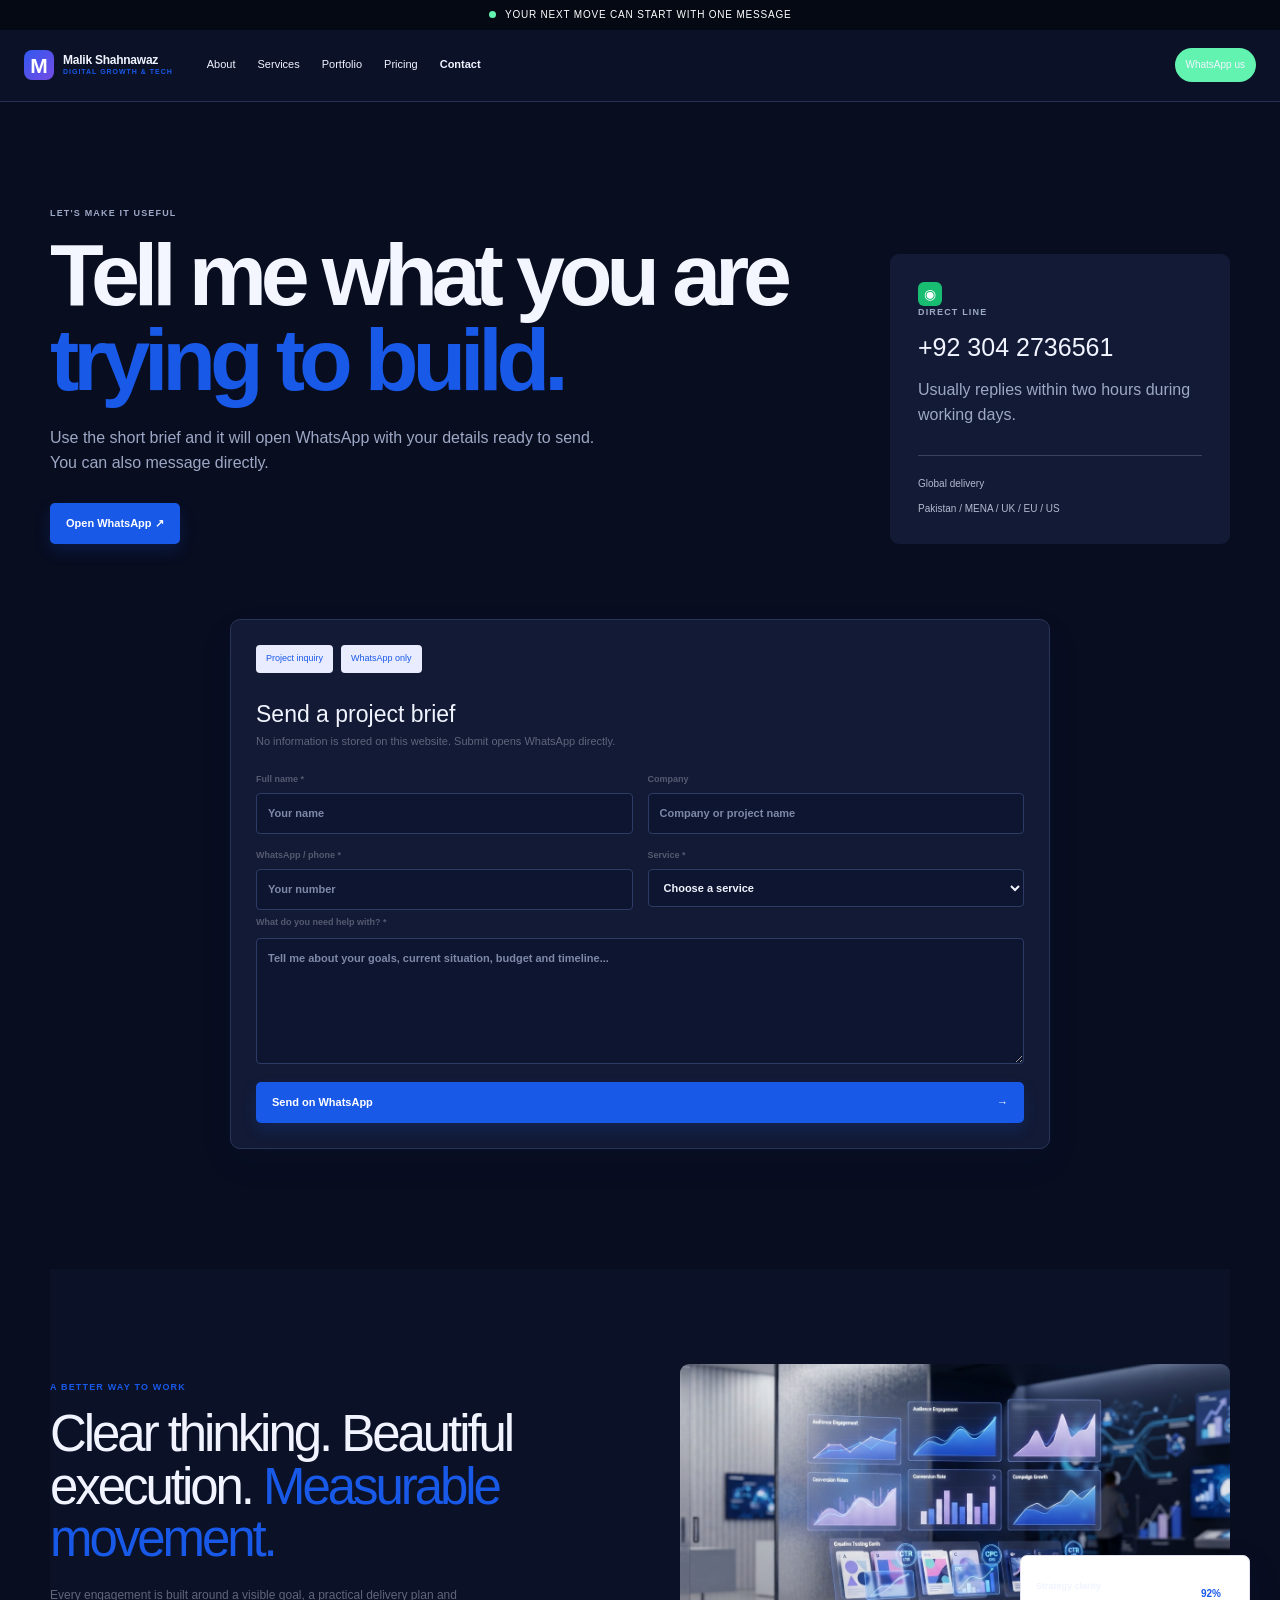
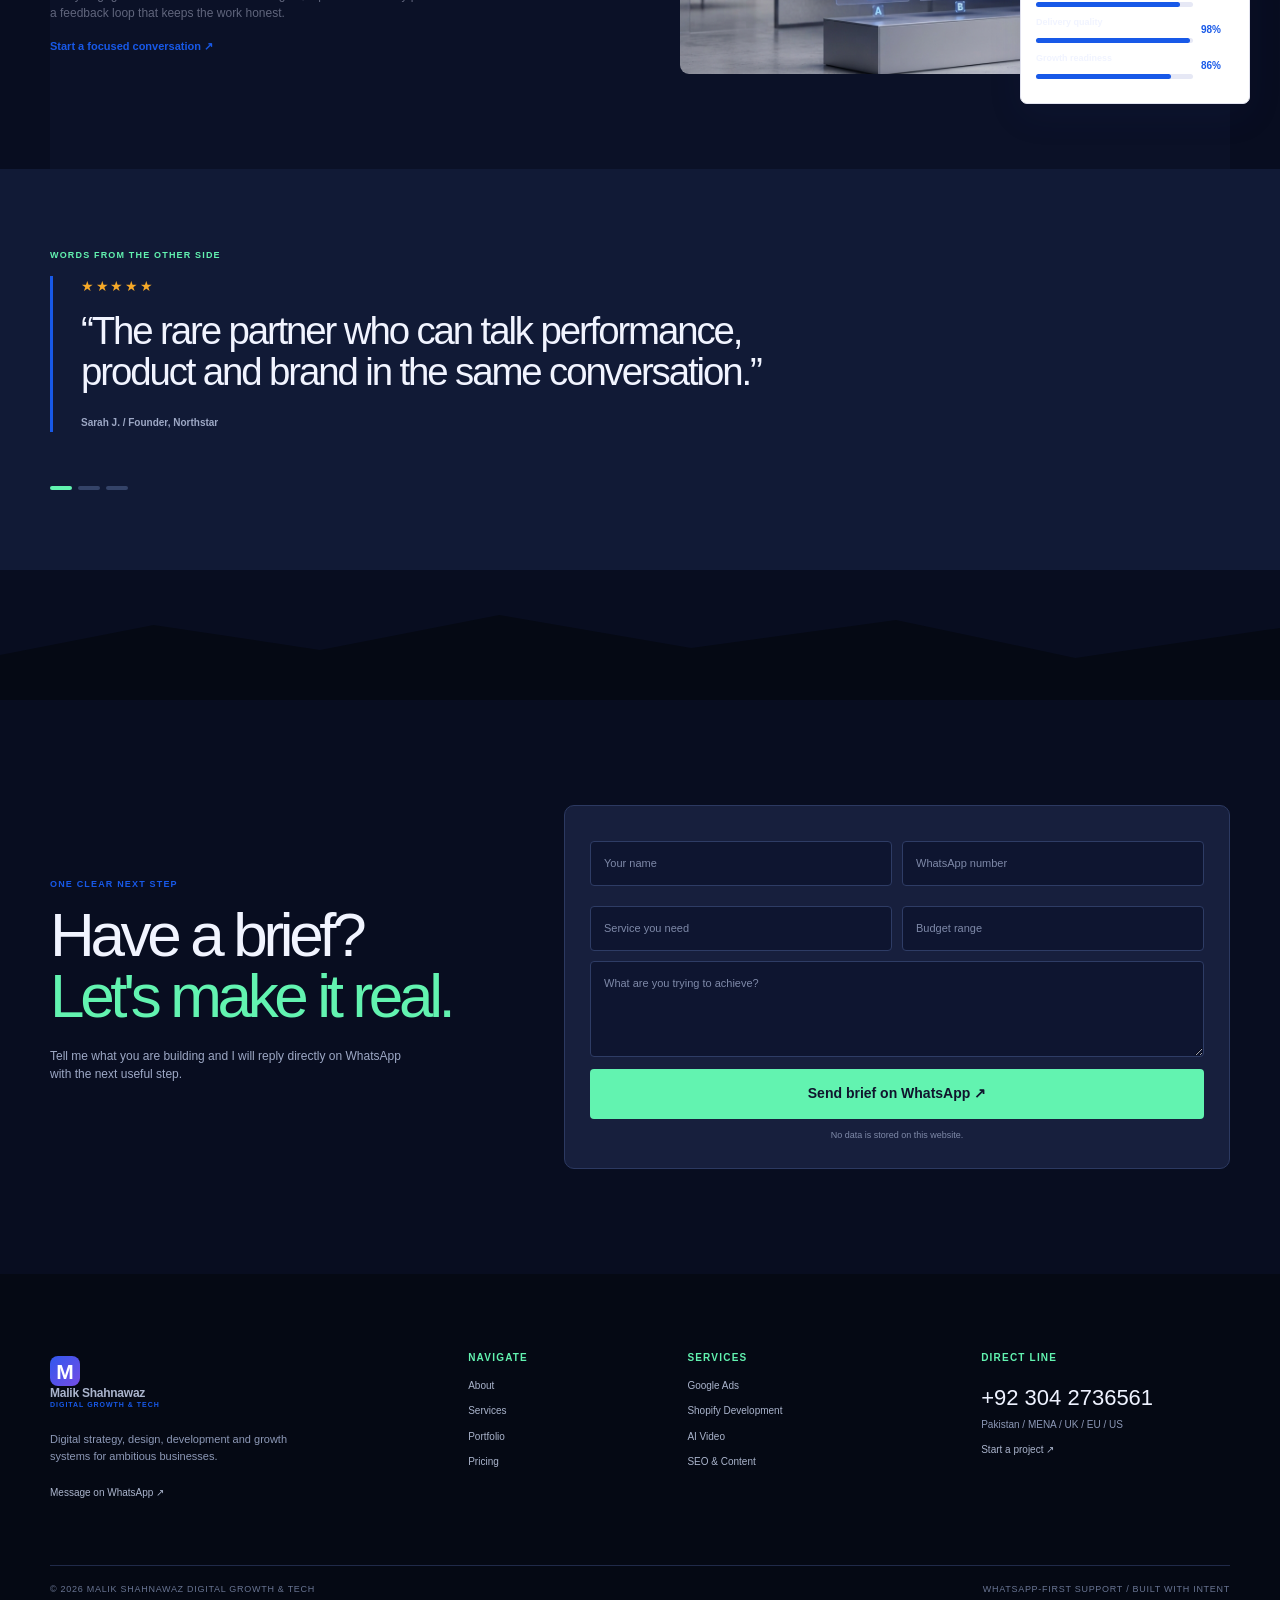
<file: contact.html>
<!doctype html><html lang="en"><head><meta charset="UTF-8"><meta name="viewport" content="width=device-width,initial-scale=1"><title>Contact | Malik Shahnawaz</title><link rel="stylesheet" href="styles.css"><link rel="stylesheet" href="pages.css"></head><body><div class="announcement"><span class="status-dot"></span> Your next move can start with one message</div><header class="site-header"><a class="brand" href="index.html"><span class="brand-mark">M</span><span><strong>Malik Shahnawaz</strong><small>DIGITAL GROWTH &amp; TECH</small></span></a><nav class="nav-links"><a href="about.html">About</a><a href="services.html">Services</a><a href="portfolio.html">Portfolio</a><a href="pricing.html">Pricing</a><a class="active" href="contact.html">Contact</a></nav><div class="header-actions"><a class="phone" href="https://wa.me/923042736561" target="_blank" rel="noopener">WhatsApp us</a><button class="menu-toggle">☰</button></div></header><main><section class="contact-hero section-shell"><div><p class="eyebrow">Let's make it useful</p><h1>Tell me what you are<br><span>trying to build.</span></h1><p>Use the short brief and it will open WhatsApp with your details ready to send. You can also message directly.</p><a class="button button-primary" href="https://wa.me/923042736561?text=Hello%20Malik%2C%20I%20would%20like%20to%20start%20a%20project." target="_blank" rel="noopener">Open WhatsApp ↗</a></div><div class="contact-card"><span class="wa-icon">◉</span><p class="eyebrow">Direct line</p><h2>+92 304 2736561</h2><p>Usually replies within two hours during working days.</p><div class="coverage"><span>Global delivery</span><span>Pakistan / MENA / UK / EU / US</span></div></div></section><section class="contact-form-wrap section-shell"><form id="contact-form" class="lead-form"><div class="form-top"><span>Project inquiry</span><span>WhatsApp only</span></div><h3>Send a project brief</h3><p>No information is stored on this website. Submit opens WhatsApp directly.</p><div class="form-grid"><label>Full name *<input name="name" required placeholder="Your name"></label><label>Company<input name="company" placeholder="Company or project name"></label><label>WhatsApp / phone *<input name="phone" required placeholder="Your number"></label><label>Service *<select name="service" required><option value="">Choose a service</option><option>Website / Web App</option><option>Shopify / Ecommerce</option><option>Marketing / Ads</option><option>Branding / Design</option><option>SEO / Content</option><option>Automation / AI</option><option>Consulting / VA</option></select></label></div><label>What do you need help with? *<textarea name="details" required rows="6" placeholder="Tell me about your goals, current situation, budget and timeline..."></textarea></label><button class="button button-submit" type="submit">Send on WhatsApp <span>→</span></button></form></section></main><footer class="simple-footer"><div class="section-shell"><span>© 2026 Malik Shahnawaz Digital Growth &amp; Tech</span><a href="https://wa.me/923042736561" target="_blank" rel="noopener">WhatsApp-first support ↗</a></div></footer><script src="pages.js"></script></body></html>
</file>
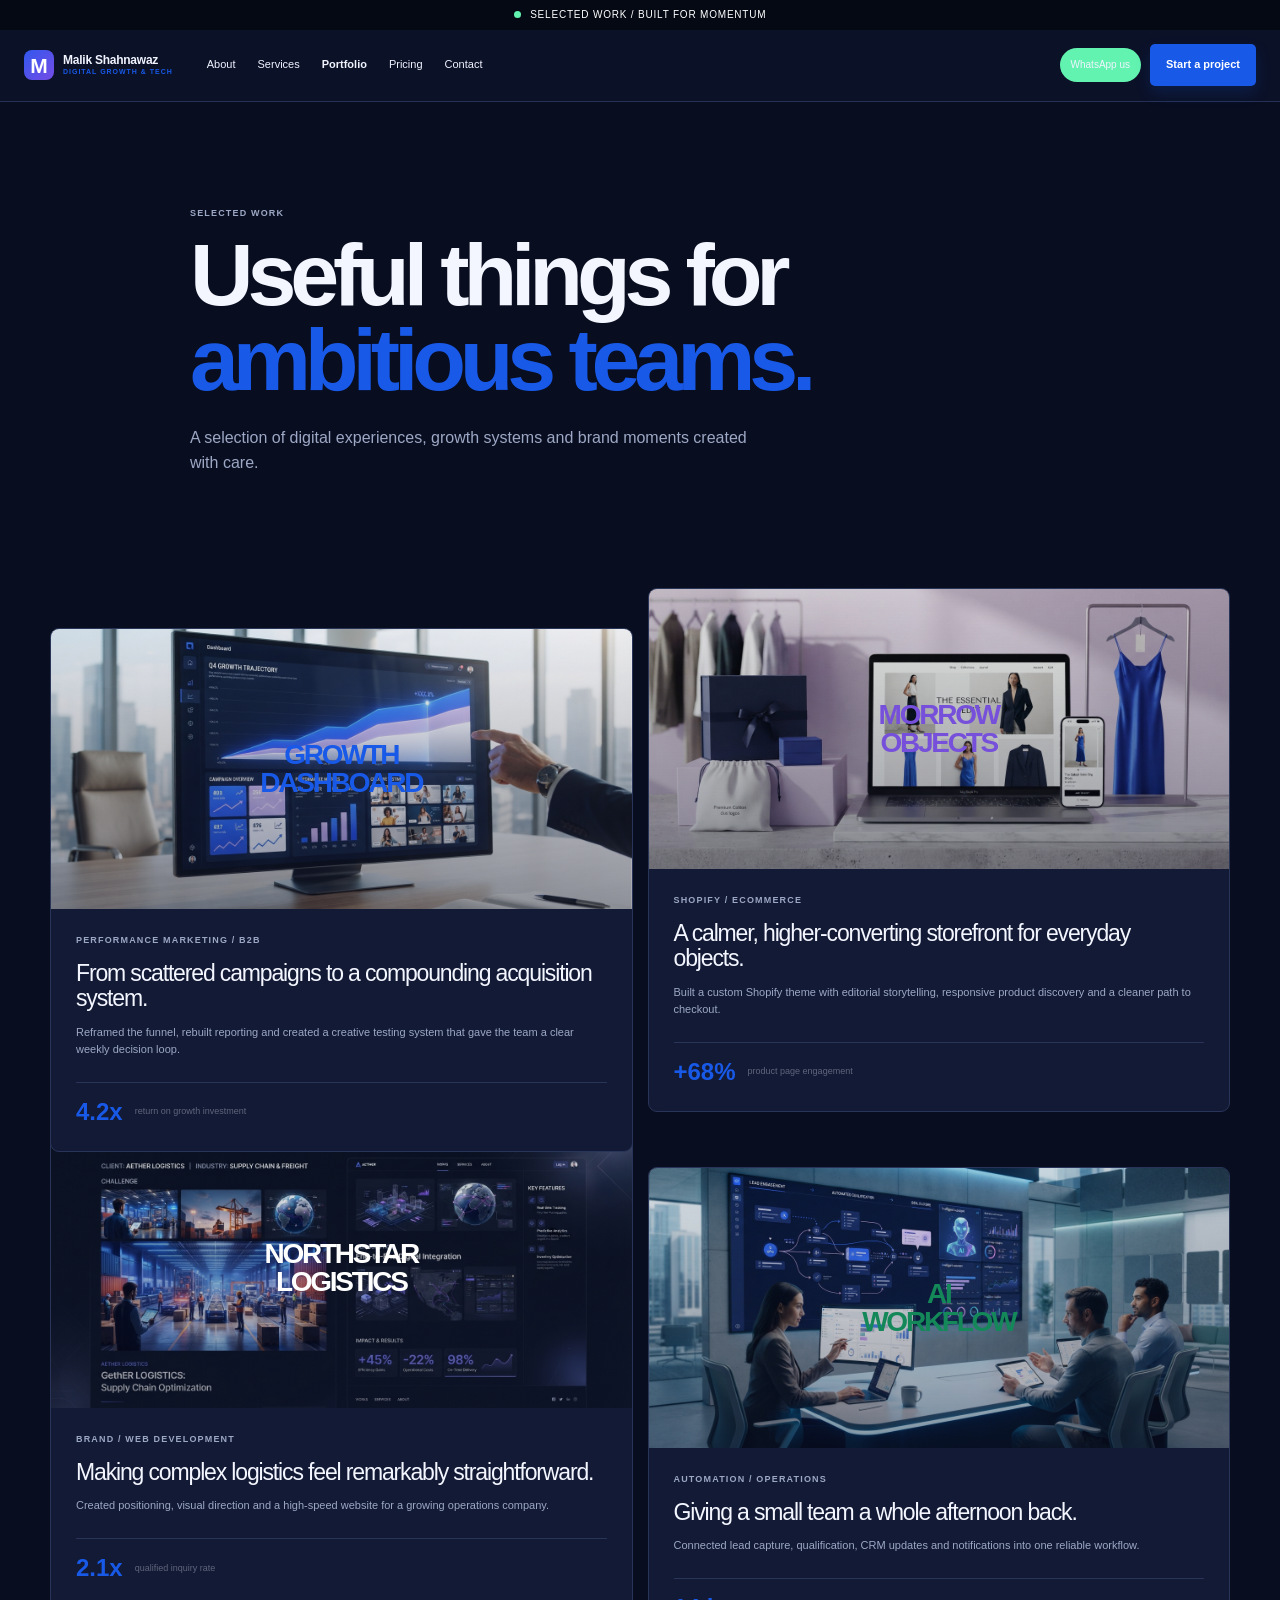
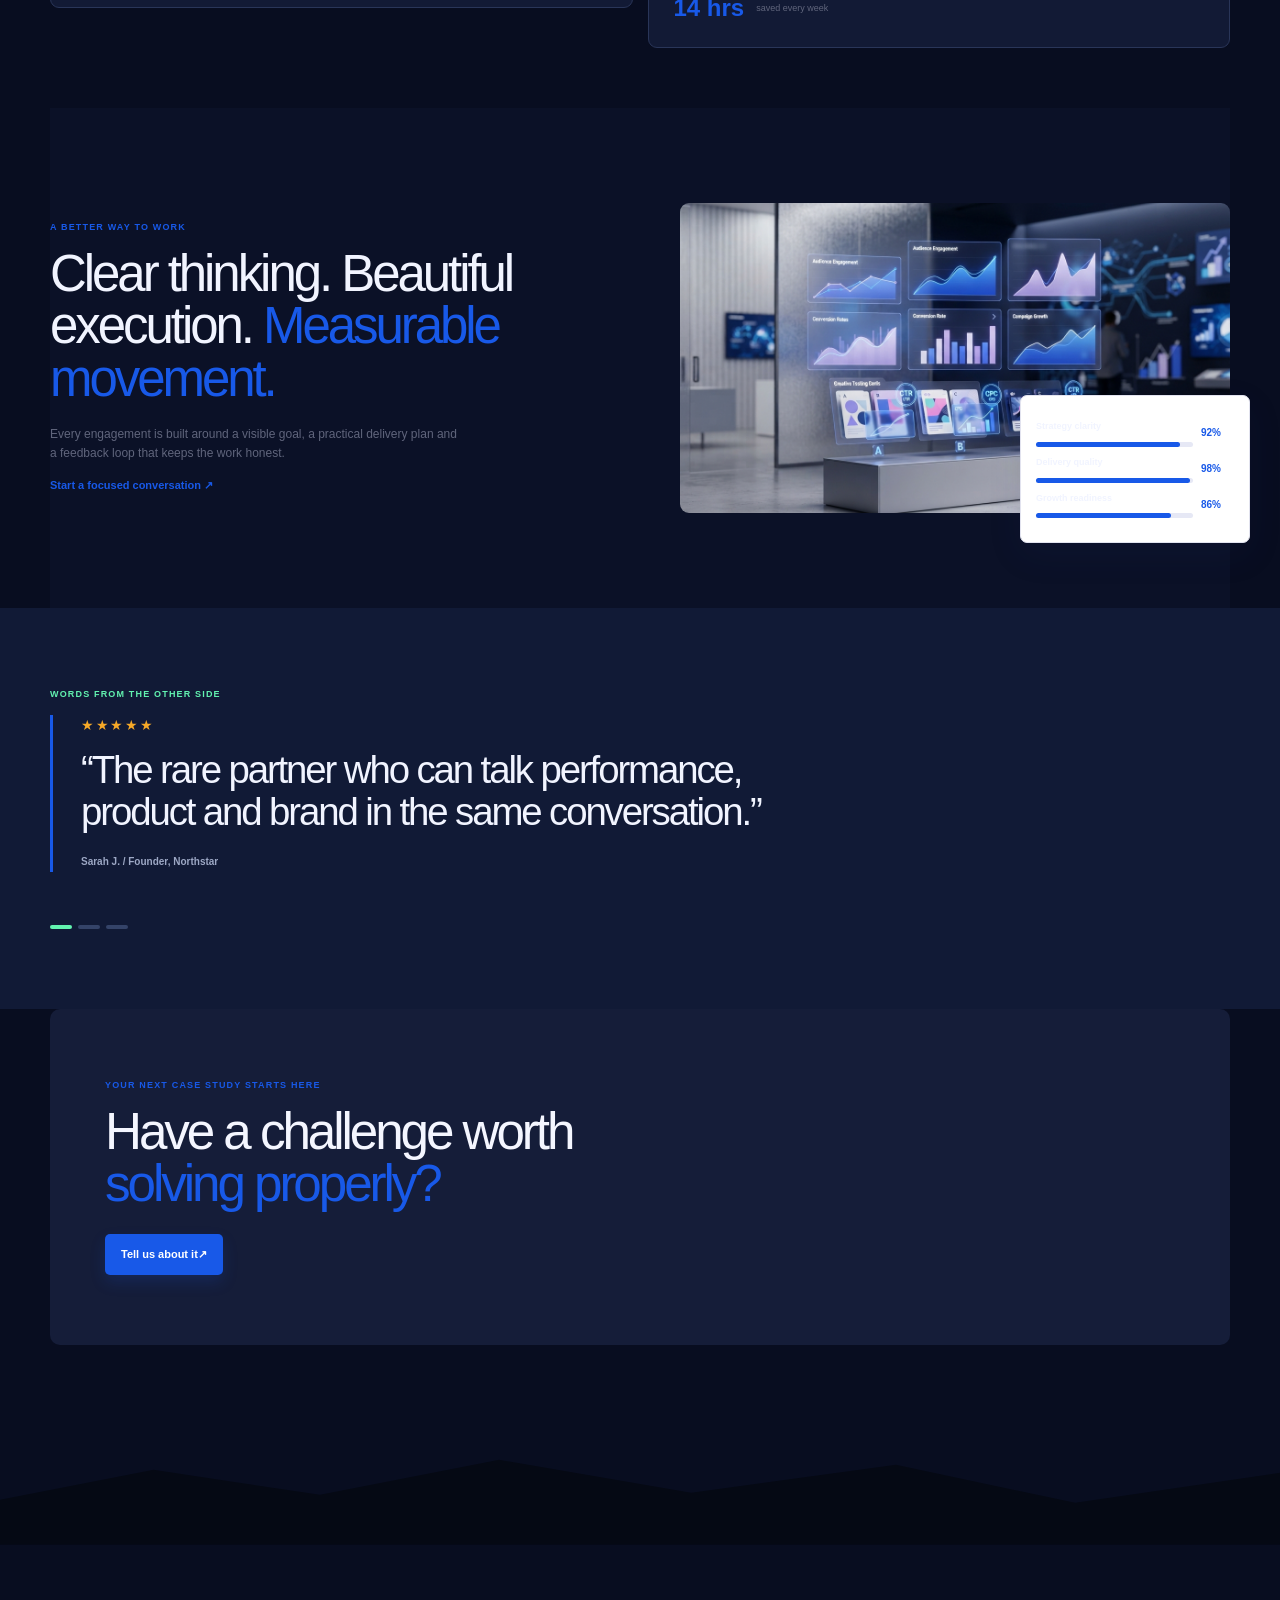
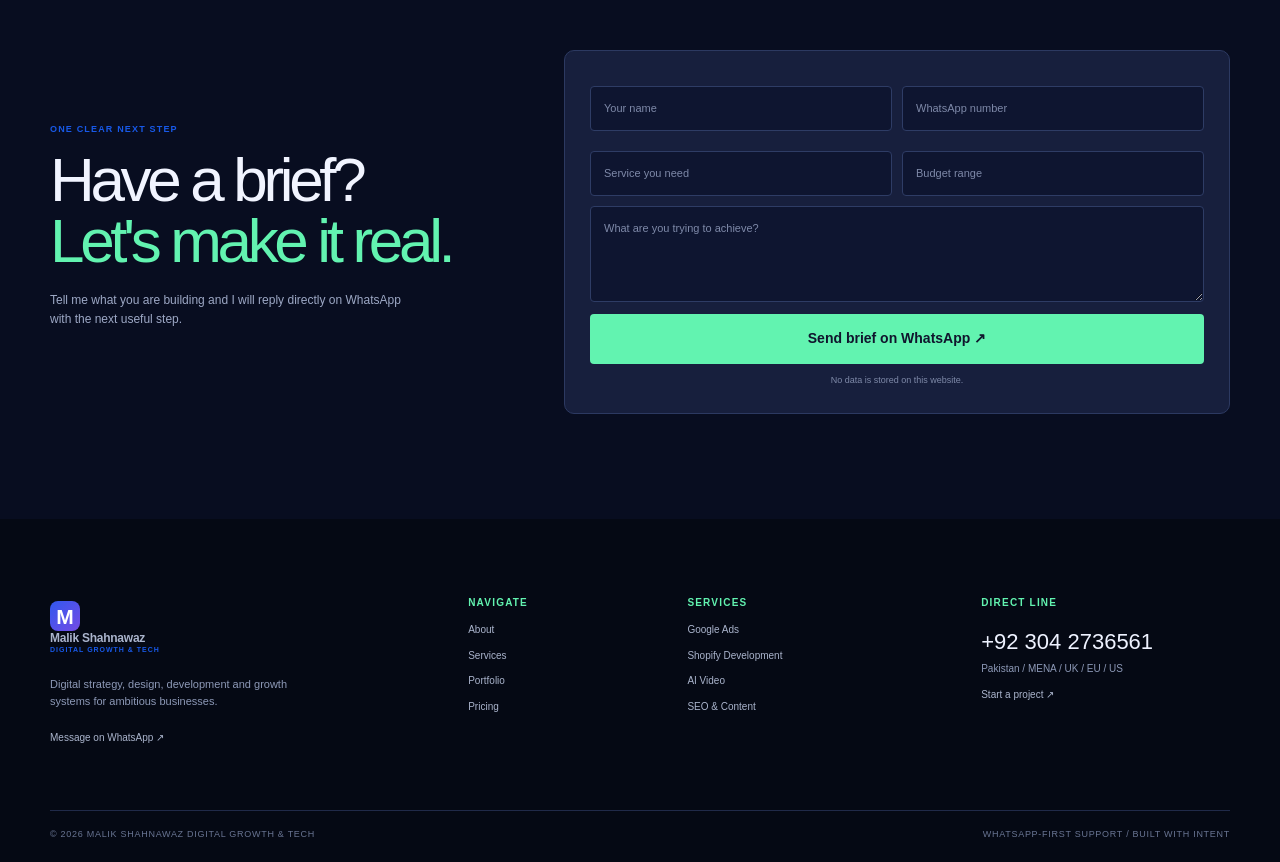
<file: portfolio.html>
<!doctype html><html lang="en"><head><meta charset="UTF-8"><meta name="viewport" content="width=device-width,initial-scale=1"><title>Portfolio | Malik Shahnawaz</title><link rel="stylesheet" href="styles.css"><link rel="stylesheet" href="pages.css"></head><body><div class="announcement"><span class="status-dot"></span> Selected work / built for momentum</div><header class="site-header"><a class="brand" href="index.html"><span class="brand-mark">M</span><span><strong>Malik Shahnawaz</strong><small>DIGITAL GROWTH &amp; TECH</small></span></a><nav class="nav-links"><a href="about.html">About</a><a href="services.html">Services</a><a class="active" href="portfolio.html">Portfolio</a><a href="pricing.html">Pricing</a><a href="contact.html">Contact</a></nav><div class="header-actions"><a class="phone" href="https://wa.me/923042736561" target="_blank" rel="noopener">WhatsApp us</a><a class="button button-primary" href="contact.html">Start a project</a><button class="menu-toggle">☰</button></div></header><main><section class="page-hero section-shell"><p class="eyebrow">Selected work</p><h1>Useful things for<br><span>ambitious teams.</span></h1><p>A selection of digital experiences, growth systems and brand moments created with care.</p></section><section class="case-grid section-shell"><article class="case-card case-blue"><div class="case-art"><span>GROWTH<br>DASHBOARD</span></div><div class="case-copy"><p class="eyebrow">Performance marketing / B2B</p><h2>From scattered campaigns to a compounding acquisition system.</h2><p>Reframed the funnel, rebuilt reporting and created a creative testing system that gave the team a clear weekly decision loop.</p><div class="case-result"><strong>4.2x</strong><span>return on growth investment</span></div></div></article><article class="case-card case-lilac"><div class="case-art"><span>MORROW<br>OBJECTS</span></div><div class="case-copy"><p class="eyebrow">Shopify / Ecommerce</p><h2>A calmer, higher-converting storefront for everyday objects.</h2><p>Built a custom Shopify theme with editorial storytelling, responsive product discovery and a cleaner path to checkout.</p><div class="case-result"><strong>+68%</strong><span>product page engagement</span></div></div></article><article class="case-card case-dark"><div class="case-art"><span>NORTHSTAR<br>LOGISTICS</span></div><div class="case-copy"><p class="eyebrow">Brand / Web development</p><h2>Making complex logistics feel remarkably straightforward.</h2><p>Created positioning, visual direction and a high-speed website for a growing operations company.</p><div class="case-result"><strong>2.1x</strong><span>qualified inquiry rate</span></div></div></article><article class="case-card case-green"><div class="case-art"><span>AI<br>WORKFLOW</span></div><div class="case-copy"><p class="eyebrow">Automation / Operations</p><h2>Giving a small team a whole afternoon back.</h2><p>Connected lead capture, qualification, CRM updates and notifications into one reliable workflow.</p><div class="case-result"><strong>14 hrs</strong><span>saved every week</span></div></div></article></section><section class="cta-band section-shell"><p class="eyebrow">Your next case study starts here</p><h2>Have a challenge worth<br><span>solving properly?</span></h2><a class="button button-primary" href="contact.html">Tell us about it <span>↗</span></a></section></main><footer class="simple-footer"><div class="section-shell"><span>© 2026 Malik Shahnawaz Digital Growth &amp; Tech</span><a href="https://wa.me/923042736561" target="_blank" rel="noopener">Message on WhatsApp ↗</a></div></footer><script src="pages.js"></script></body></html>
</file>
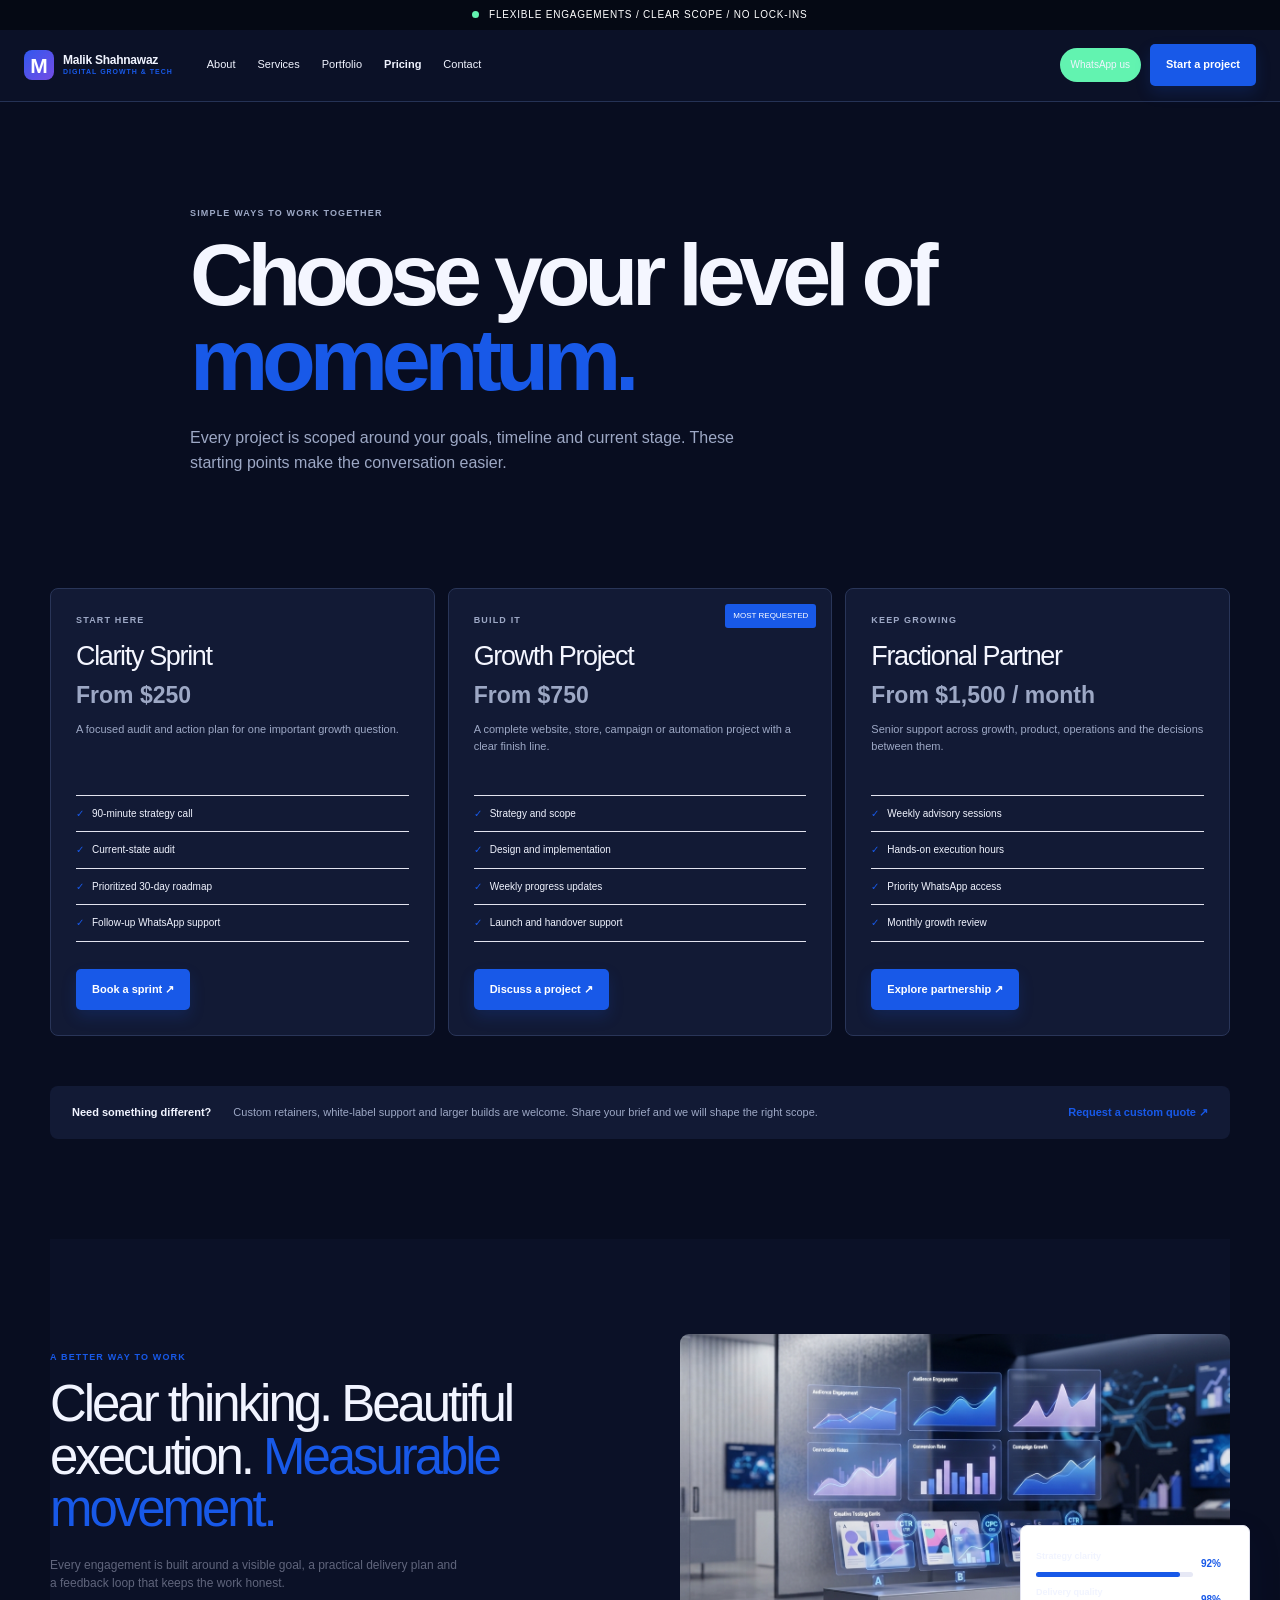
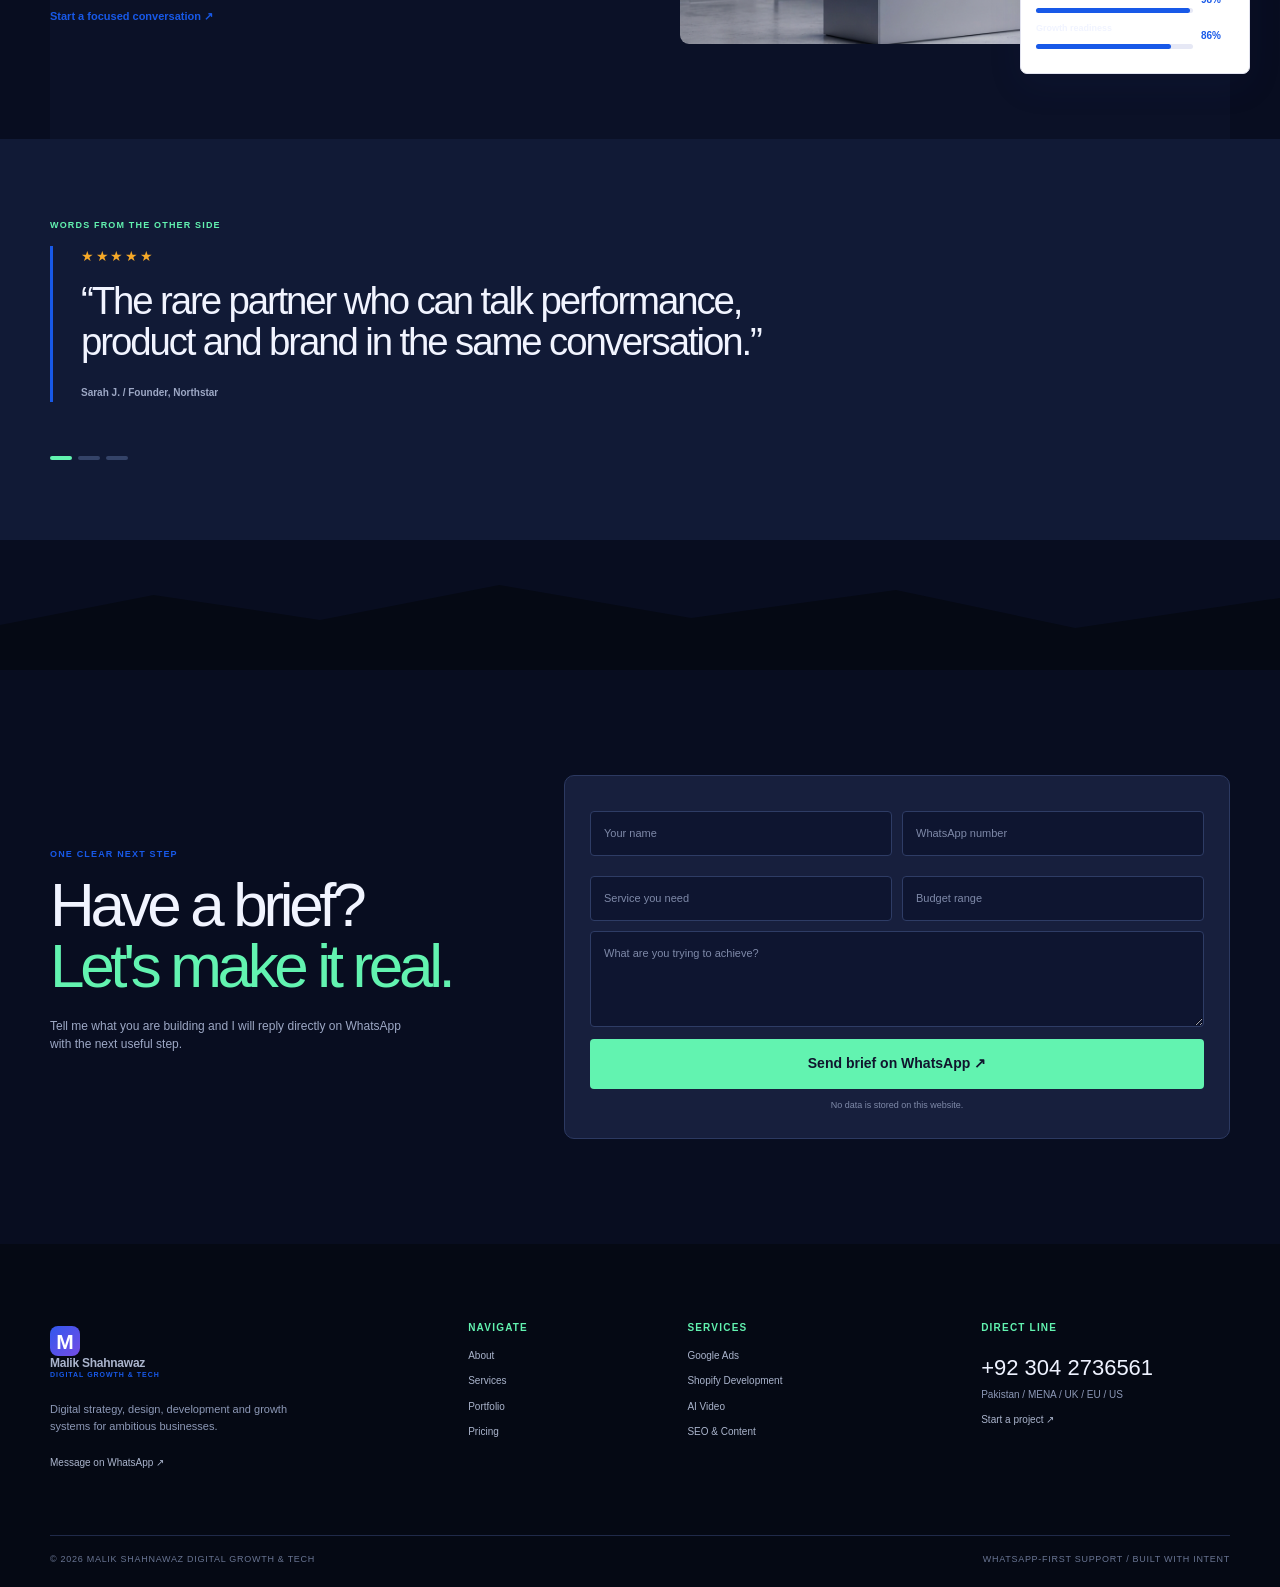
<file: pricing.html>
<!doctype html><html lang="en"><head><meta charset="UTF-8"><meta name="viewport" content="width=device-width,initial-scale=1"><title>Packages | Malik Shahnawaz</title><link rel="stylesheet" href="styles.css"><link rel="stylesheet" href="pages.css"></head><body><div class="announcement"><span class="status-dot"></span> Flexible engagements / clear scope / no lock-ins</div><header class="site-header"><a class="brand" href="index.html"><span class="brand-mark">M</span><span><strong>Malik Shahnawaz</strong><small>DIGITAL GROWTH &amp; TECH</small></span></a><nav class="nav-links"><a href="about.html">About</a><a href="services.html">Services</a><a href="portfolio.html">Portfolio</a><a class="active" href="pricing.html">Pricing</a><a href="contact.html">Contact</a></nav><div class="header-actions"><a class="phone" href="https://wa.me/923042736561" target="_blank" rel="noopener">WhatsApp us</a><a class="button button-primary" href="contact.html">Start a project</a><button class="menu-toggle">☰</button></div></header><main><section class="page-hero section-shell"><p class="eyebrow">Simple ways to work together</p><h1>Choose your level of<br><span>momentum.</span></h1><p>Every project is scoped around your goals, timeline and current stage. These starting points make the conversation easier.</p></section><section class="pricing-grid section-shell"><article class="price-card"><p class="eyebrow">Start here</p><h2>Clarity Sprint</h2><p class="price">From $250</p><p>A focused audit and action plan for one important growth question.</p><ul><li>90-minute strategy call</li><li>Current-state audit</li><li>Prioritized 30-day roadmap</li><li>Follow-up WhatsApp support</li></ul><a class="button button-primary" href="https://wa.me/923042736561?text=I%20want%20to%20book%20a%20Clarity%20Sprint." target="_blank" rel="noopener">Book a sprint ↗</a></article><article class="price-card popular"><span class="popular-label">Most requested</span><p class="eyebrow">Build it</p><h2>Growth Project</h2><p class="price">From $750</p><p>A complete website, store, campaign or automation project with a clear finish line.</p><ul><li>Strategy and scope</li><li>Design and implementation</li><li>Weekly progress updates</li><li>Launch and handover support</li></ul><a class="button button-primary" href="https://wa.me/923042736561?text=I%20want%20to%20discuss%20a%20Growth%20Project." target="_blank" rel="noopener">Discuss a project ↗</a></article><article class="price-card"><p class="eyebrow">Keep growing</p><h2>Fractional Partner</h2><p class="price">From $1,500 / month</p><p>Senior support across growth, product, operations and the decisions between them.</p><ul><li>Weekly advisory sessions</li><li>Hands-on execution hours</li><li>Priority WhatsApp access</li><li>Monthly growth review</li></ul><a class="button button-primary" href="https://wa.me/923042736561?text=I%20want%20to%20discuss%20a%20Fractional%20Partner%20engagement." target="_blank" rel="noopener">Explore partnership ↗</a></article></section><section class="pricing-note section-shell"><strong>Need something different?</strong><span>Custom retainers, white-label support and larger builds are welcome. Share your brief and we will shape the right scope.</span><a class="text-link" href="contact.html">Request a custom quote ↗</a></section></main><footer class="simple-footer"><div class="section-shell"><span>© 2026 Malik Shahnawaz Digital Growth &amp; Tech</span><a href="https://wa.me/923042736561" target="_blank" rel="noopener">Message on WhatsApp ↗</a></div></footer><script src="pages.js"></script></body></html>
</file>
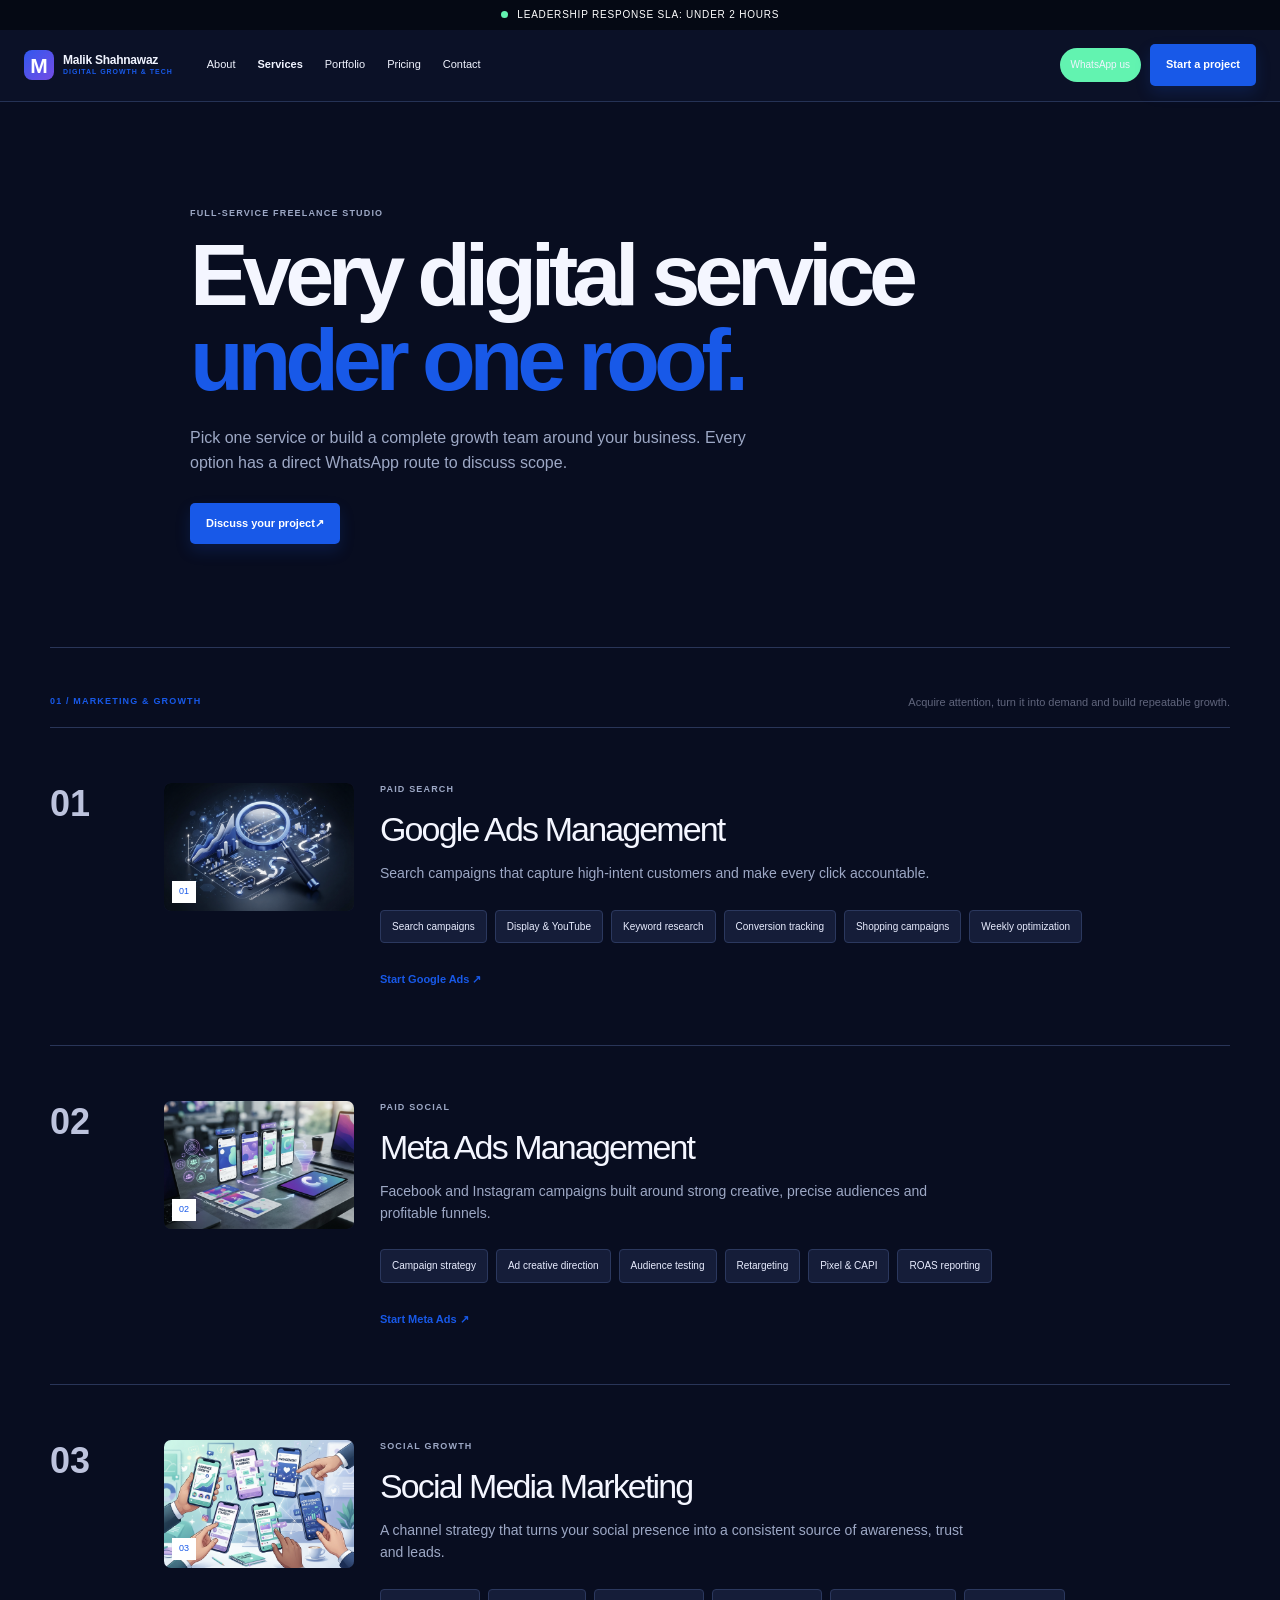
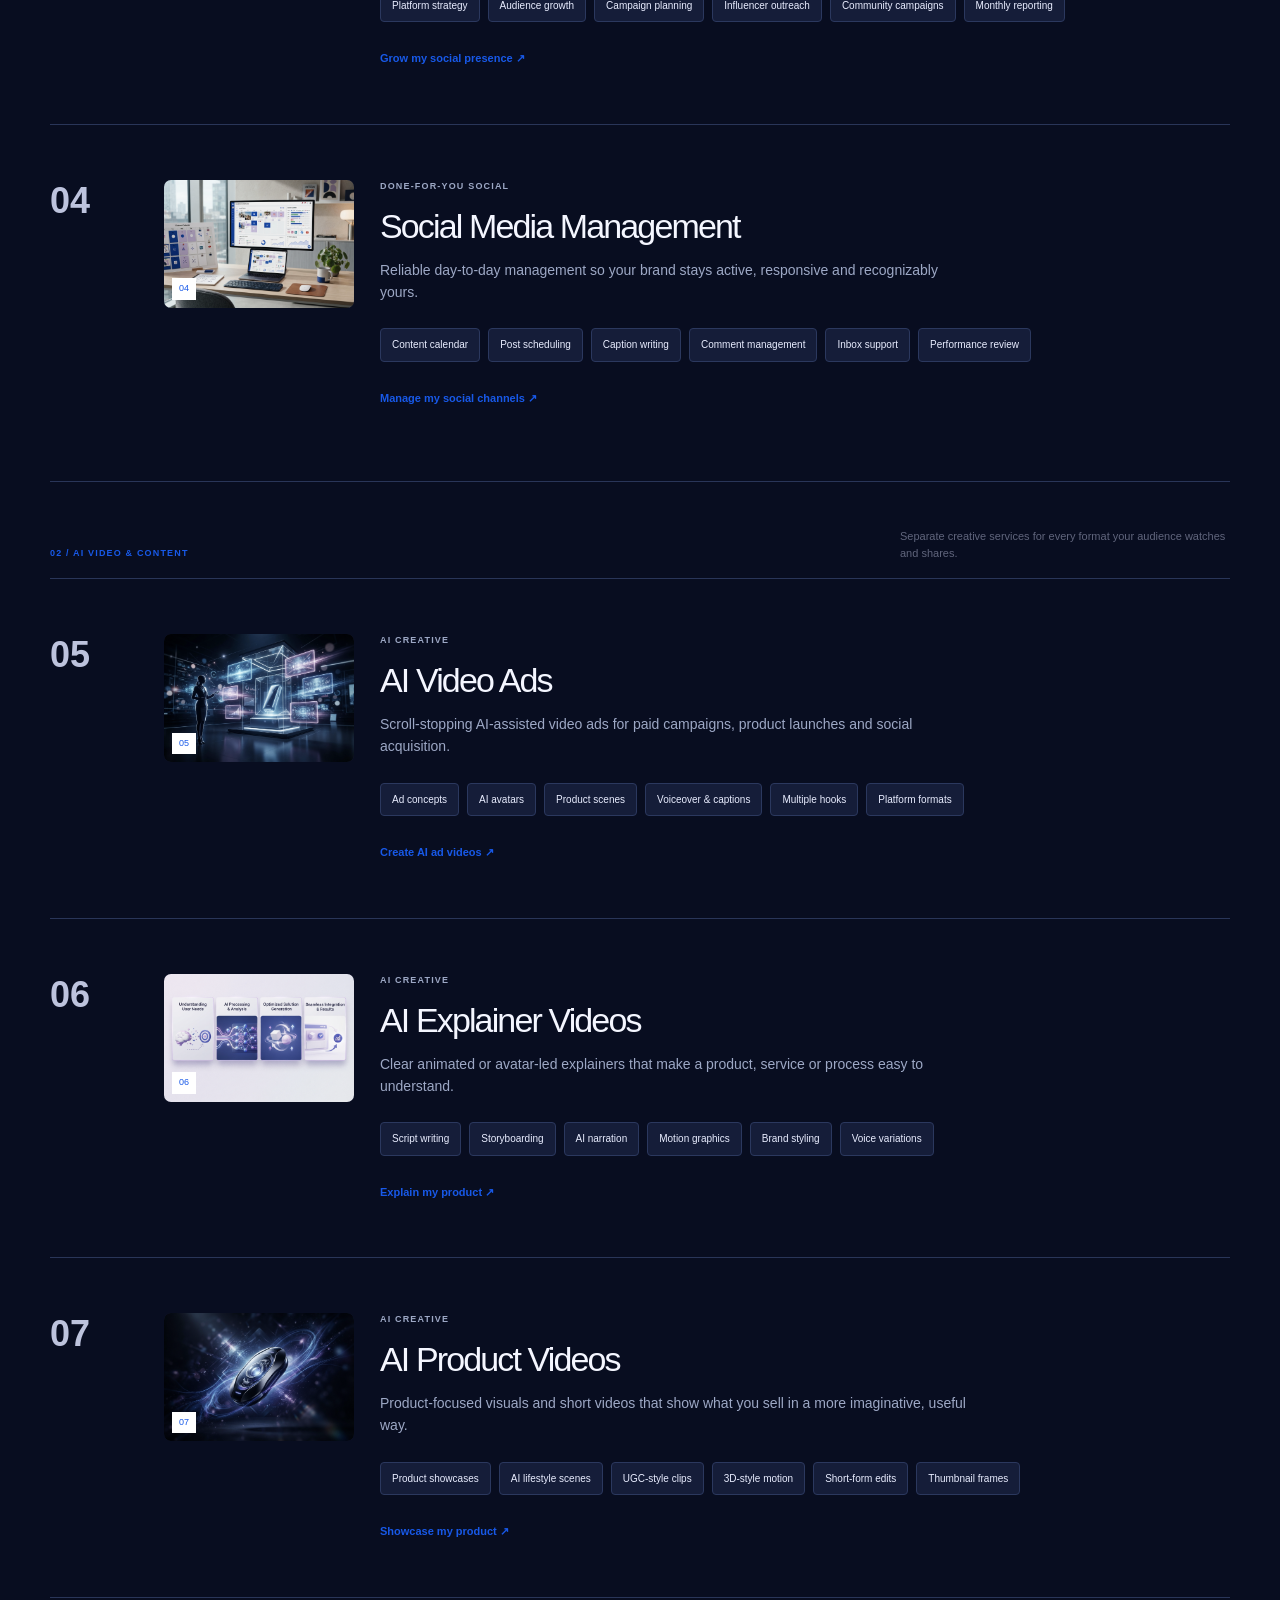
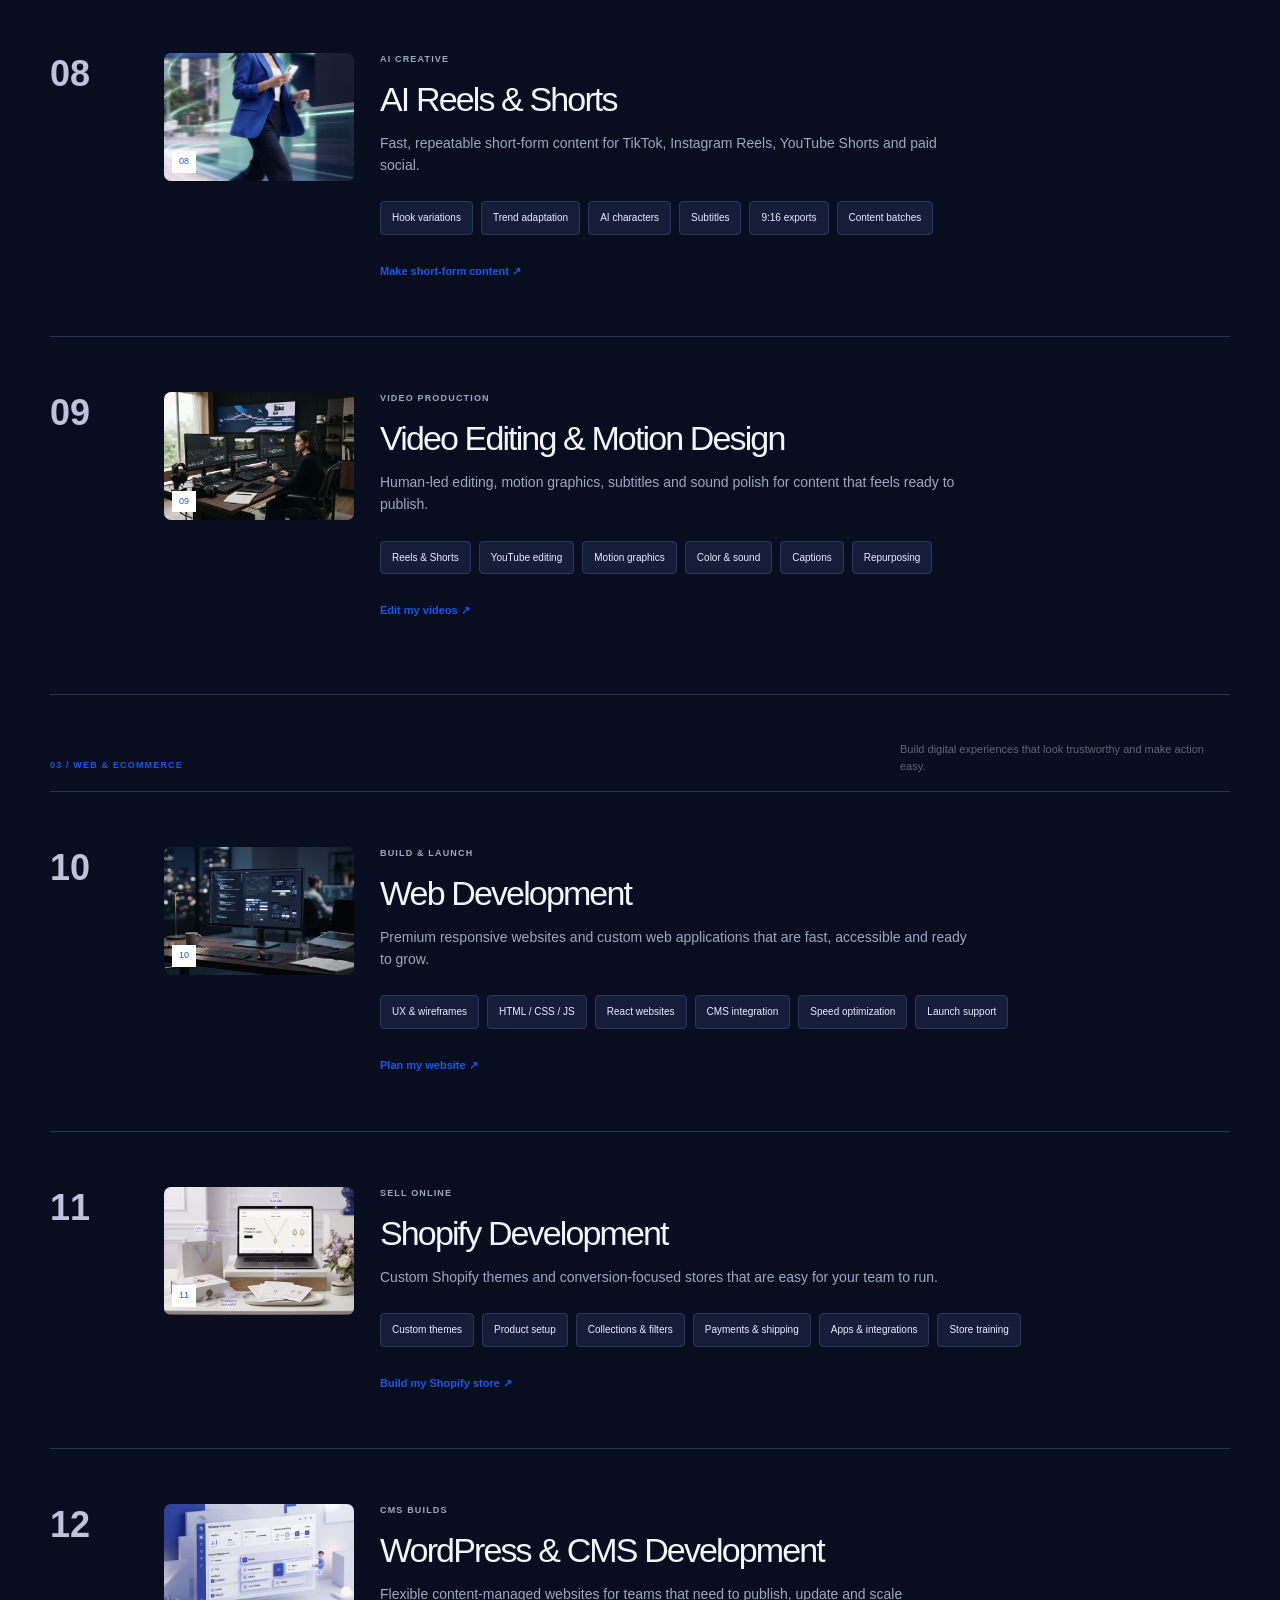
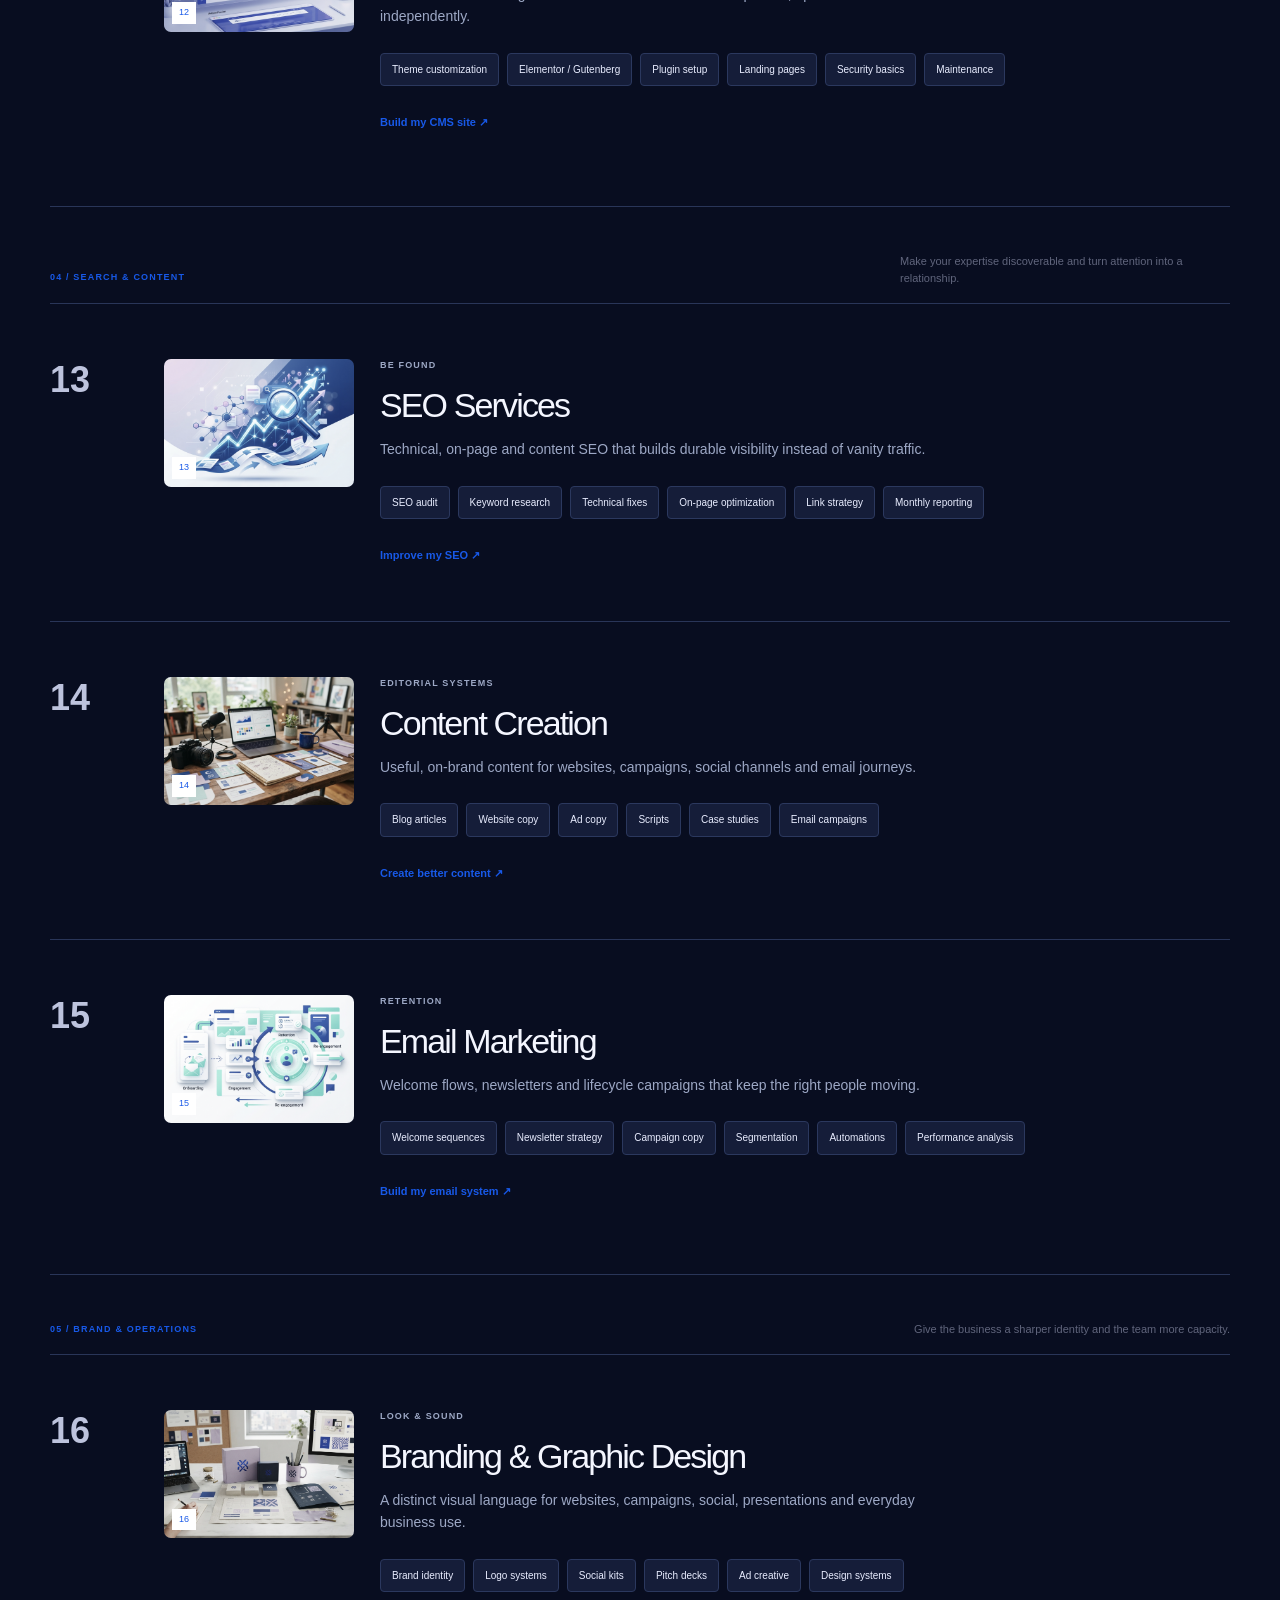
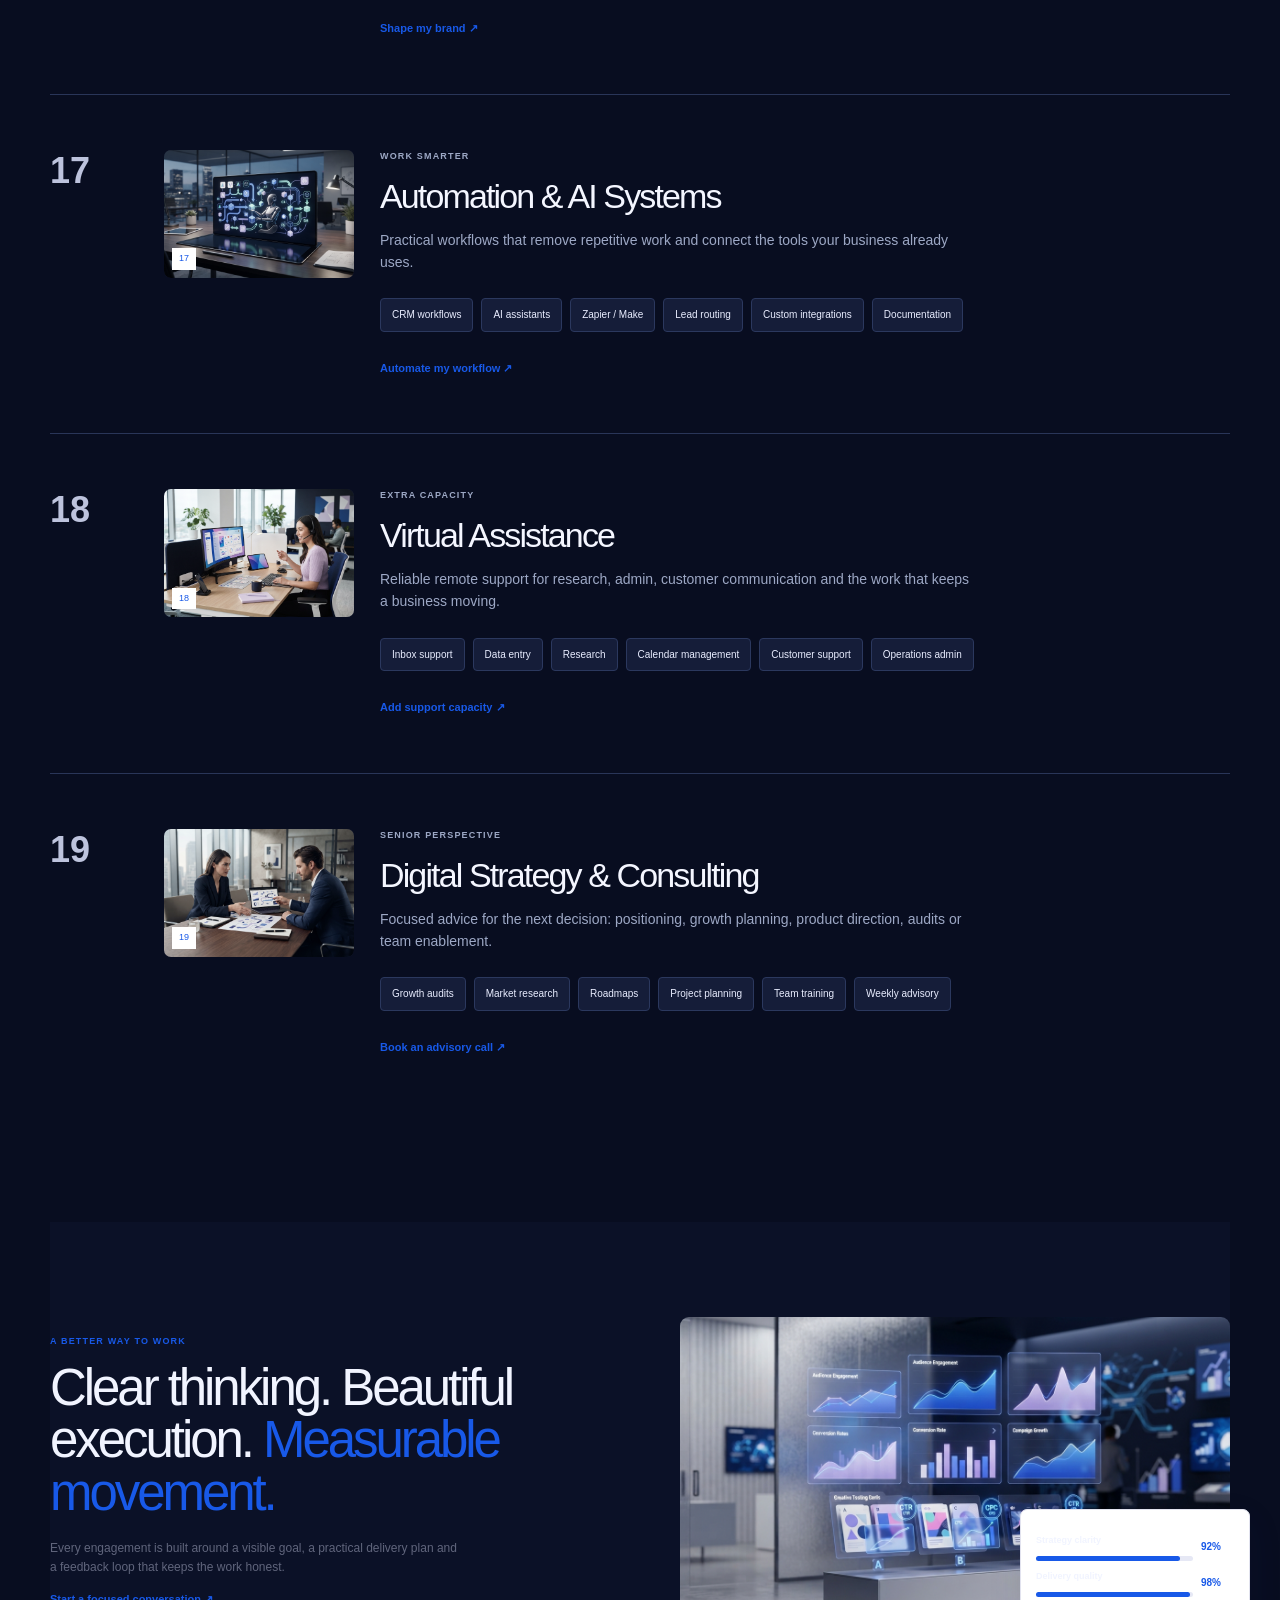
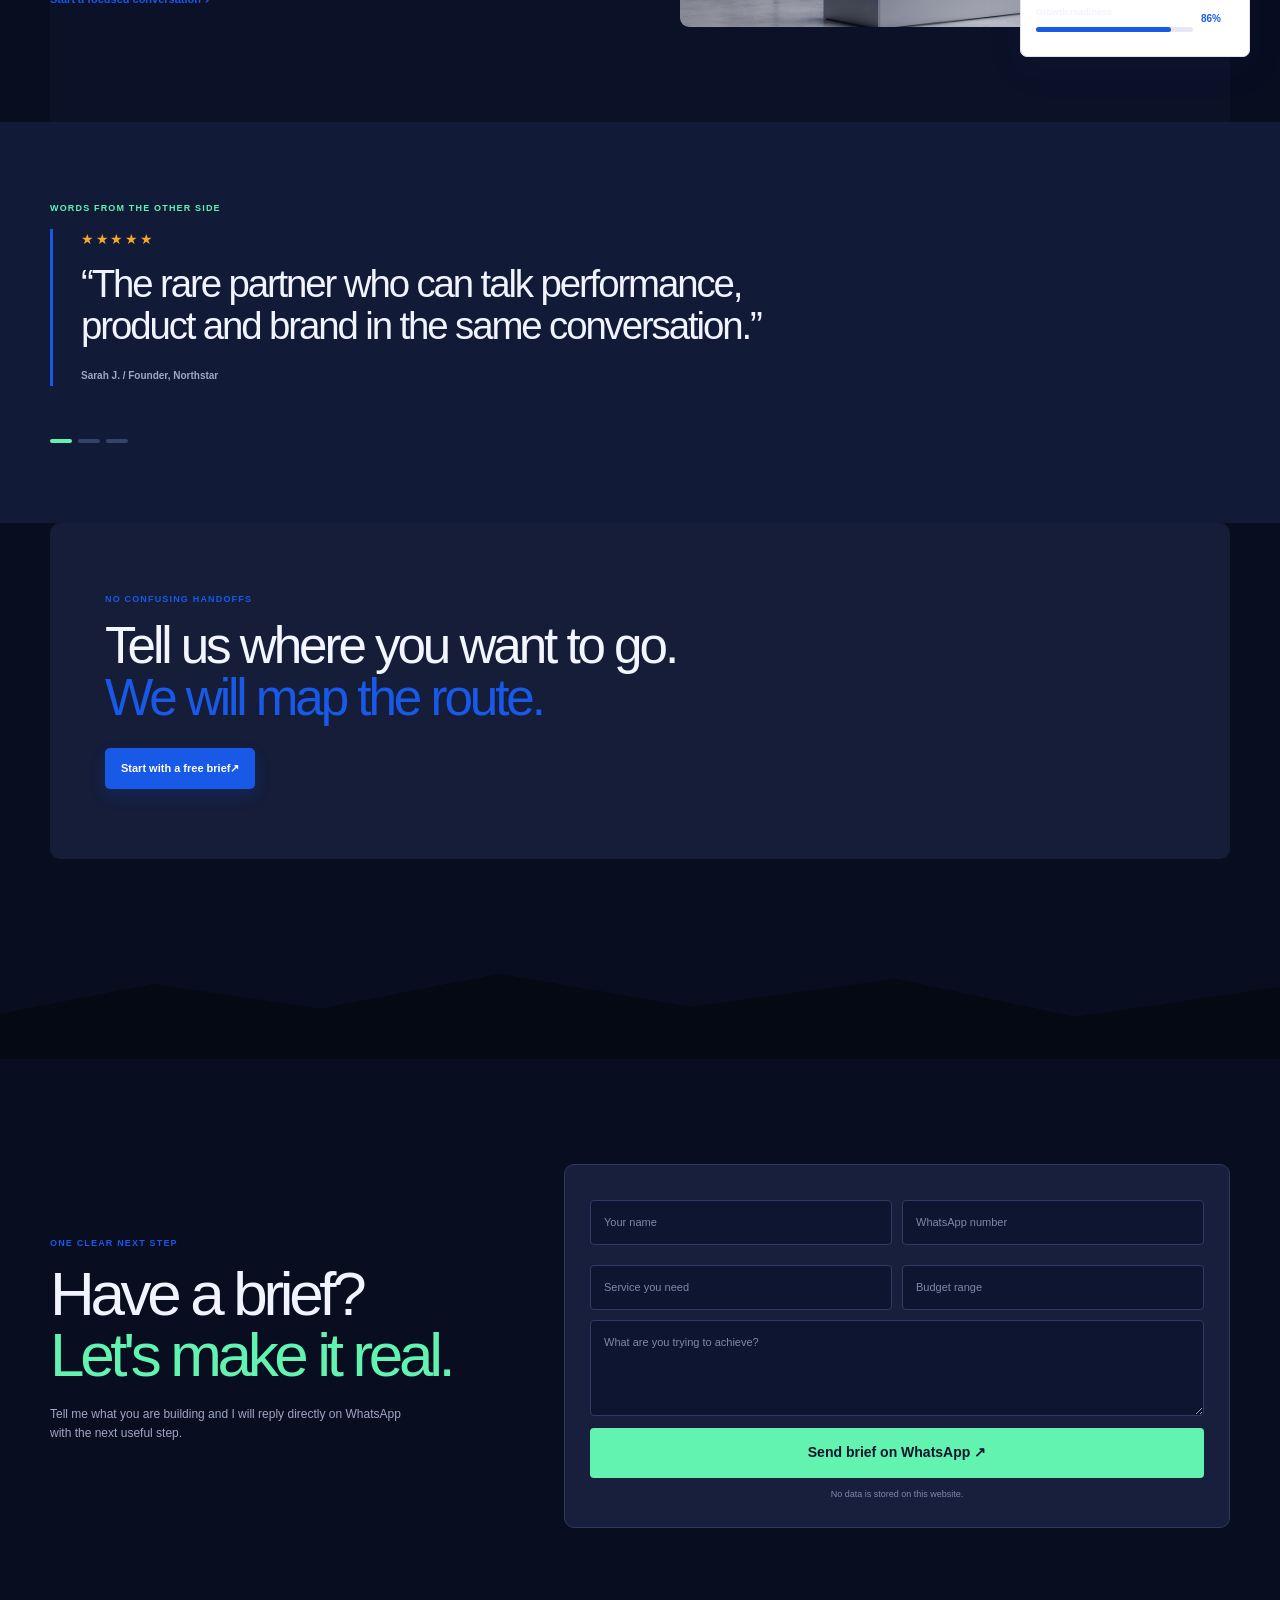
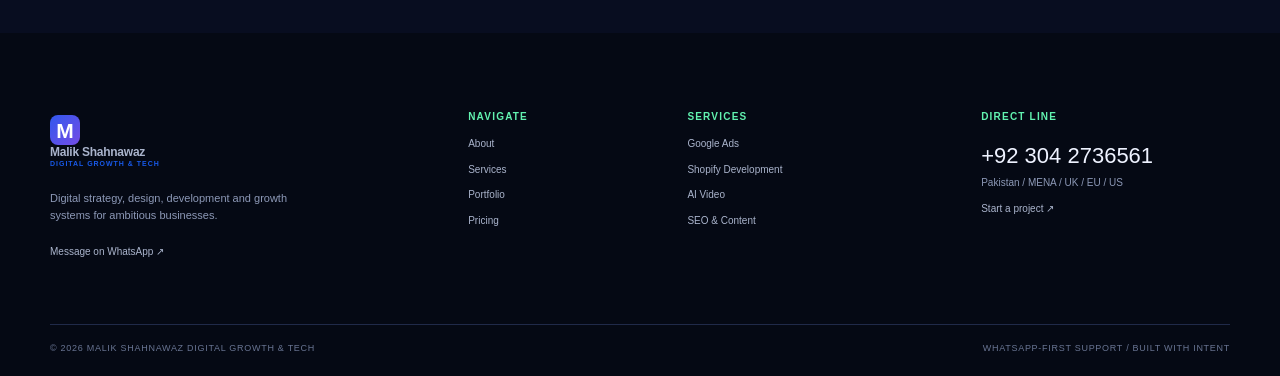
<file: services.html>
<!doctype html>
<html lang="en">
<head><meta charset="UTF-8"><meta name="viewport" content="width=device-width,initial-scale=1"><meta name="description" content="Freelance services by Malik Shahnawaz: Google Ads, Meta Ads, AI video, SEO, web, Shopify, content and social media growth."><title>Freelance Services | Malik Shahnawaz</title><link rel="stylesheet" href="styles.css"><link rel="stylesheet" href="pages.css"></head>
<body><div class="announcement"><span class="status-dot"></span> Leadership response SLA: under 2 hours</div>
<header class="site-header"><a class="brand" href="index.html"><span class="brand-mark">M</span><span><strong>Malik Shahnawaz</strong><small>DIGITAL GROWTH &amp; TECH</small></span></a><nav class="nav-links"><a href="about.html">About</a><a class="active" href="services.html">Services</a><a href="portfolio.html">Portfolio</a><a href="pricing.html">Pricing</a><a href="contact.html">Contact</a></nav><div class="header-actions"><a class="phone" href="https://wa.me/923042736561" target="_blank" rel="noopener">WhatsApp us</a><a class="button button-primary" href="contact.html">Start a project</a><button class="menu-toggle" aria-label="Toggle navigation" aria-expanded="false">☰</button></div></header>
<main><section class="page-hero section-shell"><p class="eyebrow">Full-service freelance studio</p><h1>Every digital service<br><span>under one roof.</span></h1><p>Pick one service or build a complete growth team around your business. Every option has a direct WhatsApp route to discuss scope.</p><a class="button button-primary" href="https://wa.me/923042736561?text=Hello%20Malik%2C%20I%20want%20to%20discuss%20your%20freelance%20services." target="_blank" rel="noopener">Discuss your project <span>↗</span></a></section>
<section class="service-directory section-shell"><div class="directory-heading"><p class="eyebrow">01 / Marketing &amp; growth</p><p>Acquire attention, turn it into demand and build repeatable growth.</p></div>
<div id="google-ads" class="service-detail"><div class="detail-number">01</div><div><p class="eyebrow">Paid search</p><h2>Google Ads Management</h2><p>Search campaigns that capture high-intent customers and make every click accountable.</p><div class="deliverables"><span>Search campaigns</span><span>Display &amp; YouTube</span><span>Keyword research</span><span>Conversion tracking</span><span>Shopping campaigns</span><span>Weekly optimization</span></div><a class="text-link wa-service" href="#" data-message="I want to discuss Google Ads Management">Start Google Ads ↗</a></div></div>
<div id="meta-ads" class="service-detail"><div class="detail-number">02</div><div><p class="eyebrow">Paid social</p><h2>Meta Ads Management</h2><p>Facebook and Instagram campaigns built around strong creative, precise audiences and profitable funnels.</p><div class="deliverables"><span>Campaign strategy</span><span>Ad creative direction</span><span>Audience testing</span><span>Retargeting</span><span>Pixel &amp; CAPI</span><span>ROAS reporting</span></div><a class="text-link wa-service" href="#" data-message="I want to discuss Meta Ads Management">Start Meta Ads ↗</a></div></div>
<div id="social-media" class="service-detail"><div class="detail-number">03</div><div><p class="eyebrow">Social growth</p><h2>Social Media Marketing</h2><p>A channel strategy that turns your social presence into a consistent source of awareness, trust and leads.</p><div class="deliverables"><span>Platform strategy</span><span>Audience growth</span><span>Campaign planning</span><span>Influencer outreach</span><span>Community campaigns</span><span>Monthly reporting</span></div><a class="text-link wa-service" href="#" data-message="I want to discuss Social Media Marketing">Grow my social presence ↗</a></div></div>
<div id="social-management" class="service-detail"><div class="detail-number">04</div><div><p class="eyebrow">Done-for-you social</p><h2>Social Media Management</h2><p>Reliable day-to-day management so your brand stays active, responsive and recognizably yours.</p><div class="deliverables"><span>Content calendar</span><span>Post scheduling</span><span>Caption writing</span><span>Comment management</span><span>Inbox support</span><span>Performance review</span></div><a class="text-link wa-service" href="#" data-message="I want to discuss Social Media Management">Manage my social channels ↗</a></div></div>
<div class="directory-heading"><p class="eyebrow">02 / AI video &amp; content</p><p>Separate creative services for every format your audience watches and shares.</p></div>
<div id="ai-ads" class="service-detail"><div class="detail-number">05</div><div><p class="eyebrow">AI creative</p><h2>AI Video Ads</h2><p>Scroll-stopping AI-assisted video ads for paid campaigns, product launches and social acquisition.</p><div class="deliverables"><span>Ad concepts</span><span>AI avatars</span><span>Product scenes</span><span>Voiceover &amp; captions</span><span>Multiple hooks</span><span>Platform formats</span></div><a class="text-link wa-service" href="#" data-message="I want to discuss AI Video Ads">Create AI ad videos ↗</a></div></div>
<div id="ai-explainer" class="service-detail"><div class="detail-number">06</div><div><p class="eyebrow">AI creative</p><h2>AI Explainer Videos</h2><p>Clear animated or avatar-led explainers that make a product, service or process easy to understand.</p><div class="deliverables"><span>Script writing</span><span>Storyboarding</span><span>AI narration</span><span>Motion graphics</span><span>Brand styling</span><span>Voice variations</span></div><a class="text-link wa-service" href="#" data-message="I want to discuss AI Explainer Videos">Explain my product ↗</a></div></div>
<div id="ai-product" class="service-detail"><div class="detail-number">07</div><div><p class="eyebrow">AI creative</p><h2>AI Product Videos</h2><p>Product-focused visuals and short videos that show what you sell in a more imaginative, useful way.</p><div class="deliverables"><span>Product showcases</span><span>AI lifestyle scenes</span><span>UGC-style clips</span><span>3D-style motion</span><span>Short-form edits</span><span>Thumbnail frames</span></div><a class="text-link wa-service" href="#" data-message="I want to discuss AI Product Videos">Showcase my product ↗</a></div></div>
<div id="ai-reels" class="service-detail"><div class="detail-number">08</div><div><p class="eyebrow">AI creative</p><h2>AI Reels &amp; Shorts</h2><p>Fast, repeatable short-form content for TikTok, Instagram Reels, YouTube Shorts and paid social.</p><div class="deliverables"><span>Hook variations</span><span>Trend adaptation</span><span>AI characters</span><span>Subtitles</span><span>9:16 exports</span><span>Content batches</span></div><a class="text-link wa-service" href="#" data-message="I want to discuss AI Reels and Shorts">Make short-form content ↗</a></div></div>
<div id="video-editing" class="service-detail"><div class="detail-number">09</div><div><p class="eyebrow">Video production</p><h2>Video Editing &amp; Motion Design</h2><p>Human-led editing, motion graphics, subtitles and sound polish for content that feels ready to publish.</p><div class="deliverables"><span>Reels &amp; Shorts</span><span>YouTube editing</span><span>Motion graphics</span><span>Color &amp; sound</span><span>Captions</span><span>Repurposing</span></div><a class="text-link wa-service" href="#" data-message="I want to discuss Video Editing and Motion Design">Edit my videos ↗</a></div></div>
<div class="directory-heading"><p class="eyebrow">03 / Web &amp; ecommerce</p><p>Build digital experiences that look trustworthy and make action easy.</p></div>
<div id="web" class="service-detail"><div class="detail-number">10</div><div><p class="eyebrow">Build &amp; launch</p><h2>Web Development</h2><p>Premium responsive websites and custom web applications that are fast, accessible and ready to grow.</p><div class="deliverables"><span>UX &amp; wireframes</span><span>HTML / CSS / JS</span><span>React websites</span><span>CMS integration</span><span>Speed optimization</span><span>Launch support</span></div><a class="text-link wa-service" href="#" data-message="I want to discuss Web Development">Plan my website ↗</a></div></div>
<div id="shopify" class="service-detail"><div class="detail-number">11</div><div><p class="eyebrow">Sell online</p><h2>Shopify Development</h2><p>Custom Shopify themes and conversion-focused stores that are easy for your team to run.</p><div class="deliverables"><span>Custom themes</span><span>Product setup</span><span>Collections &amp; filters</span><span>Payments &amp; shipping</span><span>Apps &amp; integrations</span><span>Store training</span></div><a class="text-link wa-service" href="#" data-message="I want to discuss Shopify Development">Build my Shopify store ↗</a></div></div>
<div id="wordpress" class="service-detail"><div class="detail-number">12</div><div><p class="eyebrow">CMS builds</p><h2>WordPress &amp; CMS Development</h2><p>Flexible content-managed websites for teams that need to publish, update and scale independently.</p><div class="deliverables"><span>Theme customization</span><span>Elementor / Gutenberg</span><span>Plugin setup</span><span>Landing pages</span><span>Security basics</span><span>Maintenance</span></div><a class="text-link wa-service" href="#" data-message="I want to discuss WordPress or CMS Development">Build my CMS site ↗</a></div></div>
<div class="directory-heading"><p class="eyebrow">04 / Search &amp; content</p><p>Make your expertise discoverable and turn attention into a relationship.</p></div>
<div id="seo" class="service-detail"><div class="detail-number">13</div><div><p class="eyebrow">Be found</p><h2>SEO Services</h2><p>Technical, on-page and content SEO that builds durable visibility instead of vanity traffic.</p><div class="deliverables"><span>SEO audit</span><span>Keyword research</span><span>Technical fixes</span><span>On-page optimization</span><span>Link strategy</span><span>Monthly reporting</span></div><a class="text-link wa-service" href="#" data-message="I want to discuss SEO Services">Improve my SEO ↗</a></div></div>
<div id="content-creation" class="service-detail"><div class="detail-number">14</div><div><p class="eyebrow">Editorial systems</p><h2>Content Creation</h2><p>Useful, on-brand content for websites, campaigns, social channels and email journeys.</p><div class="deliverables"><span>Blog articles</span><span>Website copy</span><span>Ad copy</span><span>Scripts</span><span>Case studies</span><span>Email campaigns</span></div><a class="text-link wa-service" href="#" data-message="I want to discuss Content Creation">Create better content ↗</a></div></div>
<div id="email" class="service-detail"><div class="detail-number">15</div><div><p class="eyebrow">Retention</p><h2>Email Marketing</h2><p>Welcome flows, newsletters and lifecycle campaigns that keep the right people moving.</p><div class="deliverables"><span>Welcome sequences</span><span>Newsletter strategy</span><span>Campaign copy</span><span>Segmentation</span><span>Automations</span><span>Performance analysis</span></div><a class="text-link wa-service" href="#" data-message="I want to discuss Email Marketing">Build my email system ↗</a></div></div>
<div class="directory-heading"><p class="eyebrow">05 / Brand &amp; operations</p><p>Give the business a sharper identity and the team more capacity.</p></div>
<div id="branding" class="service-detail"><div class="detail-number">16</div><div><p class="eyebrow">Look &amp; sound</p><h2>Branding &amp; Graphic Design</h2><p>A distinct visual language for websites, campaigns, social, presentations and everyday business use.</p><div class="deliverables"><span>Brand identity</span><span>Logo systems</span><span>Social kits</span><span>Pitch decks</span><span>Ad creative</span><span>Design systems</span></div><a class="text-link wa-service" href="#" data-message="I want to discuss Branding and Graphic Design">Shape my brand ↗</a></div></div>
<div id="automation" class="service-detail"><div class="detail-number">17</div><div><p class="eyebrow">Work smarter</p><h2>Automation &amp; AI Systems</h2><p>Practical workflows that remove repetitive work and connect the tools your business already uses.</p><div class="deliverables"><span>CRM workflows</span><span>AI assistants</span><span>Zapier / Make</span><span>Lead routing</span><span>Custom integrations</span><span>Documentation</span></div><a class="text-link wa-service" href="#" data-message="I want to discuss Automation and AI Systems">Automate my workflow ↗</a></div></div>
<div id="virtual-assistant" class="service-detail"><div class="detail-number">18</div><div><p class="eyebrow">Extra capacity</p><h2>Virtual Assistance</h2><p>Reliable remote support for research, admin, customer communication and the work that keeps a business moving.</p><div class="deliverables"><span>Inbox support</span><span>Data entry</span><span>Research</span><span>Calendar management</span><span>Customer support</span><span>Operations admin</span></div><a class="text-link wa-service" href="#" data-message="I want to discuss Virtual Assistance">Add support capacity ↗</a></div></div>
<div id="consulting" class="service-detail"><div class="detail-number">19</div><div><p class="eyebrow">Senior perspective</p><h2>Digital Strategy &amp; Consulting</h2><p>Focused advice for the next decision: positioning, growth planning, product direction, audits or team enablement.</p><div class="deliverables"><span>Growth audits</span><span>Market research</span><span>Roadmaps</span><span>Project planning</span><span>Team training</span><span>Weekly advisory</span></div><a class="text-link wa-service" href="#" data-message="I want to discuss Digital Strategy and Consulting">Book an advisory call ↗</a></div></div></section>
<section class="cta-band section-shell"><p class="eyebrow">No confusing handoffs</p><h2>Tell us where you want to go.<br><span>We will map the route.</span></h2><a class="button button-primary" href="contact.html">Start with a free brief <span>↗</span></a></section></main>
<footer class="simple-footer"><div class="section-shell"><span>© 2026 Malik Shahnawaz Digital Growth &amp; Tech</span><a href="https://wa.me/923042736561" target="_blank" rel="noopener">WhatsApp-first support ↗</a></div></footer><script src="pages.js"></script></body></html>
</file>
<file: styles.css>
.testimonial-band{background:#111a36!important;color:#f1f4ff}.testimonial-band .eyebrow{color:var(--mint)}.testimonial-quote blockquote,.testimonial blockquote{color:#f1f4ff}.testimonial-quote strong,.testimonial strong{color:#9da8c5}.testimonial-dots button{background:#344368}.testimonial-dots button.active{background:var(--mint)}
.home-digital-divider{height:92px;background:#080d20;display:flex;align-items:center;gap:8px;padding:0 max(24px,calc((100% - 1180px)/2));overflow:hidden;clip-path:polygon(0 30%,18% 55%,35% 20%,52% 62%,70% 25%,85% 55%,100% 15%,100% 100%,0 100%)}.home-digital-divider span{display:block;width:42px;height:3px;background:var(--blue);box-shadow:0 0 14px #1859e8}.home-digital-divider span:nth-child(2){background:var(--mint);width:78px}.home-digital-divider b{margin-left:auto;color:#6f7c9c;font:600 9px var(--display);letter-spacing:.16em}.hero-copy,.intro-copy,.section-heading,.inquire-aside,.faq-title{color:#f1f4ff}.hero-intro,.intro-copy>p:not(.eyebrow),.section-heading>p,.inquire-aside>p:not(.eyebrow),.faq-title>p:not(.eyebrow){color:#9da8c5}.site-header,.announcement,.hero-panel,.stats-strip,.portrait-card,.service-card,.process-grid article,.lead-form,.faq-list details,.tool-row span{background:#121a35;border-color:#293558;color:#f1f4ff}.hero-panel .panel-top,.product-card-meta,.section-heading{border-color:#293558}.lead-form input,.lead-form select,.lead-form textarea,.product-form input,.product-form select,.cart-item input{background:#0e1530;color:#f1f4ff;border-color:#2e3c65}.lead-form input::placeholder,.lead-form textarea::placeholder{color:#7e89a8}.footer-grid,.site-footer{background:#080d20}.home-digital-divider+section{border-top:0}
.site-header{background:#0b1127;border-color:#222f52}.site-header .brand strong,.site-header .nav-links,.site-header .nav-links a,.site-header .menu-toggle{color:#f3f6ff}.site-header .nav-links a:hover{color:var(--mint)}body{background:#0b1127;color:#f1f4ff}.hero-intro,.section-heading>p,.intro-copy>p:not(.eyebrow),.service-card>p:not(.card-kicker),.process-grid p,.footer-grid p{color:#9da8c5}.stats-strip,.hero-panel,.portrait-card,.service-card,.process-grid article,.lead-form,.faq-list details{background:#121a35;color:#eef2ff;border-color:#293558}.stats-strip div{border-color:#293558}.section-heading,.collection-toolbar,.product-details,.faq-list details,.newsletter{border-color:#293558}.featured,.tooling{background:transparent}.process-band,.site-footer{background:#111a36}.hero-art-placeholder{background-image:linear-gradient(145deg,#1f3769,#182148)}.product-card-image{background:#151f3d}.floating-wa{background:#12b978}.faq-list p{color:#9da8c5}.testimonial-band{background:#151f3d}.comparison-row,.comparison-head{border-color:#293558}.comparison-head{background:#151d39}.comparison-row span{color:#dfe5f5}.form-top span{background:#1b2a58;color:#9eb4ff}.product-card-meta p{color:#9da8c5}
.hero-slideshow{height:190px;border-radius:8px;overflow:hidden;position:relative;margin-bottom:18px;background:var(--lav-2)}.hero-slideshow img{position:absolute;inset:0;width:100%;height:100%;object-fit:cover;opacity:0;transition:opacity .7s ease}.hero-slideshow img.active{opacity:1}.hero-panel .chart{height:120px}.hero-panel .chart-label{font-size:20px}.hero-panel .bars{height:72px}.hero-panel{overflow:hidden}
 .portrait-art{overflow:hidden}.portrait-art img{width:100%;height:100%;object-fit:cover;object-position:center 24%;display:block}
@import url('https://fonts.googleapis.com/css2?family=DM+Sans:wght@400;500;600;700&family=Space+Grotesk:wght@400;500;600;700&display=swap');
:root{--ink:#10152d;--muted:#60657c;--blue:#1859e8;--blue-dark:#123bc0;--lav:#f5f4ff;--lav-2:#e9ebff;--line:#e2e3ef;--mint:#62f3b0;--white:#fff;--shell:1180px;--display:'Space Grotesk',sans-serif;--body:'DM Sans',sans-serif}*{box-sizing:border-box}html{scroll-behavior:smooth}body{margin:0;background:#fbfaff;color:var(--ink);font-family:var(--body);font-size:14px;line-height:1.55}a{color:inherit;text-decoration:none}button,input,select,textarea{font:inherit}button{cursor:pointer}.section-shell{width:min(var(--shell),calc(100% - 48px));margin-inline:auto}.announcement{background:var(--ink);color:#fff;text-align:center;padding:7px;font-size:10px;letter-spacing:.08em;text-transform:uppercase}.status-dot,.live i{display:inline-block;width:7px;height:7px;border-radius:50%;background:var(--mint);margin-right:6px}.site-header{height:72px;background:#fff;border-bottom:1px solid var(--line);display:flex;align-items:center;gap:34px;padding:0 max(24px,calc((100% - 1280px)/2));position:sticky;top:0;z-index:10}.brand{display:flex;align-items:center;gap:9px;white-space:nowrap}.brand-mark{display:grid;place-items:center;background:linear-gradient(135deg,#3158ee,#744ce5);width:30px;height:30px;border-radius:8px;color:#fff;font-family:var(--display);font-weight:700;font-size:21px}.brand strong{display:block;font:600 12px var(--display);letter-spacing:-.02em}.brand small{display:block;color:var(--blue);font-size:7px;font-weight:700;letter-spacing:.14em}.nav-links{display:flex;gap:22px;font-size:11px;color:#40445a}.nav-links a:hover{color:var(--blue)}.header-actions{margin-left:auto;display:flex;align-items:center;gap:9px}.phone{font-size:10px;background:var(--mint);border-radius:20px;padding:9px 11px}.button{display:inline-flex;align-items:center;justify-content:space-between;border:0;border-radius:5px;padding:12px 16px;font-size:11px;font-weight:600}.button-primary,.button-submit{background:var(--blue);color:#fff;box-shadow:0 7px 15px #1859e82b}.button-primary:hover,.button-submit:hover{background:var(--blue-dark)}.menu-toggle{display:none;border:0;background:none;font-size:20px}.hero{padding:92px 0 58px;display:grid;grid-template-columns:1.07fr .93fr;gap:55px;align-items:center}.eyebrow{font-size:9px;text-transform:uppercase;letter-spacing:.13em;color:var(--blue);font-weight:700;margin:0 0 13px}.hero h1{font:600 clamp(42px,5.6vw,76px)/.98 var(--display);letter-spacing:-.065em;margin:0 0 22px;max-width:650px}.hero h1 span,.section-heading h2 span,.faq h2 span{color:var(--blue)}.lead{color:var(--muted);max-width:480px;font-size:15px}.trust-row{display:flex;flex-wrap:wrap;gap:8px;margin-top:24px}.trust-row span{border:1px solid var(--line);background:#fff;border-radius:5px;padding:7px 11px;font-size:9px;color:#4e536b}.hero-panel{background:#fff;border:1px solid #e1e4f1;border-radius:13px;box-shadow:0 19px 50px #1e2b6c12;padding:21px}.panel-top{display:flex;justify-content:space-between;font-size:10px;color:var(--muted);border-bottom:1px solid var(--line);padding-bottom:15px}.live{color:#2b8963}.chart{height:205px;padding:20px 15px 5px;position:relative;background:linear-gradient(#fff,#f7f8ff)}.chart:before{content:'';position:absolute;inset:26px 14px 8px;background:repeating-linear-gradient(to bottom,transparent 0 34px,#e8eaf5 35px);opacity:.9}.chart-label{position:relative;font:600 25px var(--display);z-index:1}.bars{display:flex;align-items:end;gap:12px;height:138px;position:absolute;left:15px;right:15px;bottom:8px}.bars b{flex:1;background:linear-gradient(180deg,#7e96ff,#dfe5ff);border-radius:5px 5px 0 0;position:relative}.bars b:last-child{background:linear-gradient(180deg,var(--blue),#7e9cff)}.panel-stats{display:grid;grid-template-columns:repeat(3,1fr);gap:8px;border-top:1px solid var(--line);padding-top:17px}.panel-stats strong{display:block;font:600 20px var(--display)}.panel-stats small{font-size:9px;color:var(--muted)}.stats-strip{display:grid;grid-template-columns:repeat(4,1fr);background:#fff;border:1px solid var(--line);border-radius:8px;padding:22px 28px;gap:20px}.stats-strip div{border-right:1px solid var(--line)}.stats-strip div:last-child{border:0}.stats-strip strong{display:block;font:600 29px var(--display);letter-spacing:-.05em}.stats-strip span{font-size:10px;color:var(--muted)}.intro{display:grid;grid-template-columns:280px 1fr;gap:70px;padding:116px 0 120px;align-items:center}.portrait-card{background:#fff;border-radius:8px;padding:13px;box-shadow:0 8px 25px #1e2b6c0d}.portrait-art{height:280px;background:linear-gradient(145deg,#cad3fb 10%,#183259 48%,#0f162f);border-radius:5px;display:grid;place-items:center;color:#fff;font:600 70px var(--display);letter-spacing:-.1em}.portrait-card strong{display:block;font-size:12px;margin-top:11px}.portrait-card small{font-size:9px;color:var(--muted)}.intro-copy{max-width:660px}.intro-copy blockquote{font:500 29px/1.17 var(--display);letter-spacing:-.04em;margin:0 0 18px}.intro-copy>p:not(.eyebrow){font-size:12px;color:var(--muted);max-width:620px}.text-link{color:var(--blue);font-size:11px;font-weight:700}.section-block{padding:20px 0 112px}.section-heading{display:flex;align-items:end;justify-content:space-between;margin-bottom:32px}.section-heading h2,.faq h2{font:600 40px/1.05 var(--display);letter-spacing:-.06em;margin:0}.section-heading>p{max-width:300px;color:var(--muted);font-size:11px}.service-grid{display:grid;grid-template-columns:repeat(3,1fr);gap:12px}.service-card{background:#fff;border:1px solid var(--line);border-radius:8px;padding:22px;min-height:330px;transition:transform .2s,box-shadow .2s}.service-card:hover{transform:translateY(-4px);box-shadow:0 15px 30px #1e2b6c13}.service-card.featured{background:var(--lav-2);border-color:#d8dcff}.icon{display:grid;place-items:center;width:29px;height:29px;border-radius:7px;background:#dce3ff;color:var(--blue);font-size:18px}.icon.green{background:#cdf9e5;color:#129963}.icon.purple{background:#e9dcff;color:#7a48d7}.icon.orange{background:#ffe7d3;color:#ec7d27}.card-kicker{font-size:9px;color:var(--blue);font-weight:700;margin:22px 0 8px;text-transform:uppercase}.service-card h3{font:500 21px var(--display);letter-spacing:-.04em;margin:0 0 9px}.service-card>p:not(.card-kicker){font-size:11px;color:var(--muted)}.service-card ul{list-style:none;padding:0;margin:19px 0;font-size:10px;color:#50566c}.service-card li{margin:7px 0}.service-card li:before{content:'✓';color:var(--blue);margin-right:8px;font-weight:700}.service-card a{font-size:10px;color:var(--blue);font-weight:700}.process-band{background:var(--lav-2);padding:85px 0}.process-grid{display:grid;grid-template-columns:repeat(3,1fr);gap:14px}.process-grid article{background:#fff;border:1px solid #dbdef2;padding:24px;border-radius:8px}.process-grid b{display:grid;place-items:center;width:26px;height:26px;background:#e6e9ff;color:var(--blue);border-radius:6px;font-size:10px}.process-grid h3{font:500 16px var(--display);margin:23px 0 8px}.process-grid p{font-size:11px;color:var(--muted);margin:0}.tooling{padding:85px 0}.centered{text-align:center}.tooling h2{font:500 29px var(--display);margin:0 0 28px;letter-spacing:-.04em}.tool-row{display:grid;grid-template-columns:repeat(6,1fr);gap:10px}.tool-row span{background:#fff;border:1px solid var(--line);padding:17px 10px;text-align:center;border-radius:6px;font-size:10px;color:#555a70}.inquire{display:grid;grid-template-columns:.76fr 1.24fr;gap:56px;padding:92px 0 120px}.inquire-aside h2{font:600 43px/1 var(--display);letter-spacing:-.06em;margin:0 0 18px}.inquire-aside>p:not(.eyebrow){font-size:12px;color:var(--muted);max-width:310px}.contact-pill{display:flex;align-items:center;gap:11px;background:#d5fbe8;width:max-content;padding:10px 14px;border-radius:7px;margin:25px 0}.wa-icon{background:#18bd71;color:#fff;width:24px;height:24px;display:grid;place-items:center;border-radius:6px}.contact-pill small,.contact-pill strong{display:block;font-size:9px}.coverage{display:grid;gap:9px;border-top:1px solid var(--line);padding-top:20px;font-size:10px;color:var(--muted)}.coverage b{color:var(--ink);font-size:11px}.lead-form{background:#fff;border:1px solid var(--line);border-radius:10px;padding:25px;box-shadow:0 13px 35px #1e2b6c10}.form-top{display:flex;gap:8px;margin-bottom:28px}.form-top span{background:#e9ecff;color:var(--blue);padding:7px 10px;border-radius:4px;font-size:9px}.lead-form h3{font:500 23px var(--display);margin:0}.lead-form>p{font-size:11px;color:var(--muted);margin-top:5px}.form-grid{display:grid;grid-template-columns:repeat(2,1fr);gap:15px;margin-top:23px}label,legend{font-size:9px;font-weight:600;color:#555a70}input,select,textarea{display:block;width:100%;margin-top:6px;background:#f1f3ff;border:1px solid transparent;border-radius:4px;padding:11px;color:var(--ink);font-size:11px;outline:0}input:focus,select:focus,textarea:focus{border-color:var(--blue);background:#fff}textarea{resize:vertical}fieldset{border:0;padding:0;margin:16px 0}legend{margin-bottom:8px}.radio-row{display:grid;grid-template-columns:repeat(4,1fr);gap:6px}.radio-row label{background:#f1f3ff;padding:10px 8px;border-radius:4px;font-weight:400;cursor:pointer}.radio-row input{display:inline;width:auto;margin:0 4px 0 0}.button-submit{width:100%;margin-top:18px}.form-note{display:block;text-align:center;color:#8a8fa1;font-size:9px;margin-top:10px}.faq{display:grid;grid-template-columns:.8fr 1.2fr;gap:80px;padding:80px 0 130px}.faq-title>p:not(.eyebrow){font-size:11px;color:var(--muted);max-width:260px}.faq-list details{background:#fff;border:1px solid var(--line);border-radius:6px;padding:17px 18px;margin-bottom:8px;font-size:11px}.faq-list summary{cursor:pointer;display:flex;justify-content:space-between;font-weight:600;list-style:none}.faq-list summary::-webkit-details-marker{display:none}.faq-list summary span{color:var(--blue);font-size:16px}.faq-list p{color:var(--muted);font-size:11px;margin:13px 0 0;max-width:600px}.site-footer{background:var(--lav-2);padding:68px 0 20px}.footer-grid{display:grid;grid-template-columns:1.6fr .7fr 1fr 1fr;gap:50px}.footer-grid>div:first-child{max-width:280px}.footer-grid p{color:var(--muted);font-size:11px;margin:20px 0}.footer-grid>a,.footer-grid>div>a{display:block;font-size:10px;color:#555a70;margin:9px 0}.footer-grid>b,.footer-grid>div>b{font-size:10px}.footer-bottom{display:flex;justify-content:space-between;border-top:1px solid #dbdef2;margin-top:55px;padding-top:17px;color:#777d92;font-size:9px}.floating-wa{position:fixed;right:25px;bottom:25px;background:#079e5c;color:#fff;width:42px;height:42px;border-radius:50%;display:grid;place-items:center;box-shadow:0 7px 18px #079e5c55;z-index:9}.floating-wa:hover{transform:scale(1.06)}
@media(max-width:800px){.site-header{height:62px;padding:0 20px}.nav-links{display:none;position:absolute;left:0;right:0;top:62px;background:#fff;border-bottom:1px solid var(--line);padding:18px 20px;box-shadow:0 12px 25px #1e2b6c12}.nav-links.open{display:grid;gap:14px}.header-actions .phone,.header-actions .button-primary{display:none}.menu-toggle{display:block}.header-actions{margin-left:auto}.hero{display:block;padding:60px 0 40px}.hero h1{font-size:50px}.hero-panel{margin-top:45px}.stats-strip{grid-template-columns:repeat(2,1fr);gap:16px}.stats-strip div:nth-child(2){border:0}.intro{grid-template-columns:1fr;gap:36px;padding:75px 0}.portrait-card{max-width:310px}.section-heading{display:block}.section-heading>p{margin-top:18px}.section-heading h2{font-size:34px}.service-grid{grid-template-columns:1fr 1fr}.service-card{min-height:0;padding:17px}.service-card h3{font-size:17px}.process-grid,.tool-row{grid-template-columns:1fr 1fr}.inquire,.faq{grid-template-columns:1fr;gap:35px;padding:75px 0}.footer-grid{grid-template-columns:1fr 1fr;gap:30px}.footer-grid>div:first-child{grid-column:span 2}.radio-row{grid-template-columns:1fr 1fr}}
@media(max-width:520px){.section-shell{width:min(100% - 32px,var(--shell))}.hero h1{font-size:43px}.trust-row span{font-size:8px}.stats-strip{padding:17px}.stats-strip strong{font-size:23px}.intro-copy blockquote{font-size:24px}.service-grid{grid-template-columns:1fr}.service-card{min-height:280px}.process-grid,.tool-row{grid-template-columns:1fr}.form-grid{grid-template-columns:1fr}.inquire-aside h2{font-size:37px}.footer-grid{grid-template-columns:1fr}.footer-grid>div:first-child{grid-column:auto}.footer-bottom{display:block}.footer-bottom span{display:block;margin-bottom:8px}}
.final-inquiry{display:grid;grid-template-columns:.8fr 1.2fr;gap:70px;padding:105px 0;align-items:center}.final-inquiry h2{font:500 clamp(36px,5vw,62px)/.98 var(--display);letter-spacing:-.07em;margin:0 0 20px}.final-inquiry h2 span{color:var(--mint)}.final-inquiry>div>p:not(.eyebrow){color:#9da8c5;max-width:360px;font-size:12px}.final-form{background:#171f3d;border:1px solid #2c3961;border-radius:10px;padding:25px}.final-form-grid{display:grid;grid-template-columns:1fr 1fr;gap:10px}.final-form input,.final-form textarea{background:#0e1530;color:#fff;border:1px solid #2e3c65;padding:13px;border-radius:4px;width:100%;margin-top:10px}.final-form input::placeholder,.final-form textarea::placeholder{color:#7e89a8}.final-form textarea{resize:vertical}.final-form button{width:100%;border:0;border-radius:4px;background:var(--mint);color:var(--ink);padding:14px;margin-top:12px;font-weight:700;cursor:pointer}.final-form small{display:block;color:#7e89a8;text-align:center;font-size:9px;margin-top:10px}.section-divider{height:100px;background:var(--ink);clip-path:polygon(0 55%,12% 25%,25% 50%,39% 15%,54% 48%,70% 20%,84% 58%,100% 28%,100% 100%,0 100%);margin-top:30px}.pro-footer{background:#080d20;color:#eef2ff;padding:72px 0 20px}.pro-footer-grid{display:grid;grid-template-columns:1.5fr .7fr 1fr 1fr;gap:45px}.pro-footer-grid p{color:#8d99b7;font-size:11px;max-width:270px;margin:20px 0}.pro-footer-grid>b,.pro-footer-grid>div>b{font-size:10px;text-transform:uppercase;letter-spacing:.12em;color:var(--mint)}.pro-footer-grid>div>a{display:block;color:#aab4cc;font-size:10px;margin:10px 0}.pro-footer-grid>div>a:hover{color:var(--mint)}.footer-number{display:block;font:500 22px var(--display);margin:17px 0 6px}.pro-footer-grid>div>span{display:block;color:#7c88a5;font-size:10px}.pro-footer-bottom{border-top:1px solid #202a49;margin-top:55px;padding-top:17px;display:flex;justify-content:space-between;color:#697593;font-size:9px;text-transform:uppercase;letter-spacing:.08em}
@media(max-width:800px){.final-inquiry{grid-template-columns:1fr;gap:30px;padding:75px 0}.final-form-grid{grid-template-columns:1fr}.section-divider{height:70px}.pro-footer-grid{grid-template-columns:1fr 1fr;gap:30px}.pro-footer-grid>div:first-child{grid-column:span 2}.pro-footer-bottom{display:block}.pro-footer-bottom span{display:block;margin-bottom:8px}}
@media(max-width:520px){.pro-footer-grid{grid-template-columns:1fr}.pro-footer-grid>div:first-child{grid-column:auto}}
.home-showcase{display:grid;grid-template-columns:.9fr 1.1fr;gap:70px;align-items:center;padding:110px 0}.showcase-copy h2,.comparison-section h2{font:500 clamp(32px,4vw,54px)/1.02 var(--display);letter-spacing:-.065em;margin:0 0 20px}.showcase-copy h2 span,.comparison-section h2 span,.testimonial-heading h2 span{color:var(--blue)}.showcase-copy>p:not(.eyebrow){color:var(--muted);max-width:410px}.showcase-points{display:grid;gap:8px;margin:25px 0;font-size:10px;color:#4f566d}.showcase-points span{border-bottom:1px solid var(--line);padding-bottom:8px}.showcase-image{height:390px;position:relative;border-radius:10px;overflow:hidden;background:var(--lav-2)}.showcase-image img{width:100%;height:100%;object-fit:cover;display:block;filter:saturate(.85)}.image-caption{position:absolute;bottom:15px;left:15px;background:#fff;padding:7px 10px;font-size:9px;text-transform:uppercase;letter-spacing:.1em}.home-testimonials{margin-bottom:100px}.testimonial-heading{max-width:440px}.testimonial-heading h2{font:500 38px/1.02 var(--display);letter-spacing:-.06em;margin:0}.testimonial-heading{margin-bottom:25px}.testimonial-band{background:var(--lav-2);padding:80px 0}.testimonial-quote{max-width:840px;border-left:3px solid var(--blue);padding-left:28px}.testimonial-quote>span,.testimonial>span{color:#f6a928;letter-spacing:.12em}.testimonial-quote blockquote{font:500 clamp(24px,3vw,39px)/1.08 var(--display);letter-spacing:-.05em;margin:14px 0}.testimonial-quote strong,.testimonial strong{font-size:10px;color:var(--muted)}.comparison-section{padding:10px 0 110px}.comparison-table{border-top:1px solid var(--line)}.comparison-row{display:grid;grid-template-columns:1.7fr 1fr 1fr;border-bottom:1px solid var(--line);padding:16px 12px;font-size:11px;align-items:center}.comparison-row b:last-child,.comparison-row strong{color:var(--blue)}.comparison-row i{font-style:normal;color:#9499aa}.comparison-head{background:var(--lav);font-size:10px}.comparison-head b{font-weight:600}.comparison-head b:last-child{color:var(--blue)}
</file>
<file: pages.css>
.testimonial-band{background:#111a36!important;color:#f1f4ff;padding:80px 0}.testimonial-band .eyebrow{color:var(--mint)}.testimonial blockquote{color:#f1f4ff}.testimonial strong{color:#9da8c5}.testimonial-dots button{background:#344368}.testimonial-dots button.active{background:var(--mint)}
.page-hero,.service-directory,.about-story,.case-grid,.pricing-grid,.contact-hero,.contact-form-wrap,.premium-proof,.tooling{background:#0b1127}.service-detail .deliverables span,.case-card,.price-card,.pricing-note,.contact-card,.lead-form{background:#151d39}.about-story,.service-directory,.case-grid,.pricing-grid{color:#f1f4ff}.page-hero p,.service-detail p,.about-story p,.case-copy p,.price-card p,.contact-hero p{color:#9da8c5}.directory-heading{border-color:#293558}.directory-heading>p:last-child{color:#9da8c5}.pro-footer{background:#050914}
.page-hero,.service-directory,.about-story,.case-grid,.pricing-grid,.contact-hero,.contact-form-wrap{color:#f1f4ff}body{background:#0b1127;color:#f1f4ff}
.admin-page{background:#0b1127}.page-hero,.service-directory,.about-story,.case-grid,.pricing-grid,.contact-hero,.contact-form-wrap{background:transparent}.page-hero h1,.contact-hero h1{color:#f4f6ff}.page-hero>p:not(.eyebrow),.contact-hero>div>p:not(.eyebrow){color:#9da8c5}
.service-visual{background:#e9ebff}
.about-hero{position:relative;overflow:hidden}.about-hero-image{width:100%;height:260px;object-fit:cover;border-radius:9px;margin-top:35px;display:block;filter:saturate(.85)}
 .portrait-art img{width:100%;height:100%;object-fit:cover;object-position:center 20%;display:block}
.site-header .active{color:var(--blue);font-weight:700}.page-hero{padding:105px 0 85px;max-width:900px}.page-hero h1,.contact-hero h1{font:600 clamp(46px,7vw,88px)/.96 var(--display);letter-spacing:-.07em;margin:0 0 24px}.page-hero h1 span,.contact-hero h1 span{color:var(--blue)}.page-hero>p:not(.eyebrow),.contact-hero>div>p:not(.eyebrow){font-size:16px;color:var(--muted);max-width:560px;margin-bottom:27px}.service-directory{padding-bottom:110px}.service-detail{display:grid;grid-template-columns:100px 1fr;gap:35px;padding:55px 0;border-top:1px solid var(--line);max-width:920px}.detail-number{font:600 36px var(--display);color:#bdc3dd}.service-detail h2{font:500 34px var(--display);letter-spacing:-.055em;margin:0 0 12px}.service-detail>div:last-child>p:not(.eyebrow){color:var(--muted);max-width:590px}.deliverables{display:flex;flex-wrap:wrap;gap:8px;margin:25px 0}.deliverables span{background:#fff;border:1px solid var(--line);border-radius:4px;padding:8px 11px;font-size:10px}.cta-band{background:var(--lav-2);padding:70px 55px;margin-bottom:100px;border-radius:10px}.cta-band h2{font:500 clamp(31px,4vw,52px)/1 var(--display);letter-spacing:-.06em;margin:0 0 25px}.cta-band h2 span{color:var(--blue)}.about-story{display:grid;grid-template-columns:1fr 1fr;gap:90px;padding-bottom:120px;align-items:center}.portrait-art.large{height:430px}.about-story h2{font:500 37px/1.05 var(--display);letter-spacing:-.06em;margin:0 0 20px}.about-story>div:last-child>p:not(.eyebrow){color:var(--muted);font-size:13px}.visual-caption{font-size:9px;color:var(--muted);padding-top:9px}.principles{border-top:1px solid var(--line);margin-top:30px}.principles div{display:grid;grid-template-columns:30px 100px 1fr;gap:12px;border-bottom:1px solid var(--line);padding:13px 0;align-items:center}.principles b{color:var(--blue);font-size:10px}.principles strong{font:500 14px var(--display)}.principles span{font-size:10px;color:var(--muted)}.values-band{background:var(--lav-2);padding:75px 0 85px;margin-bottom:100px}.value-grid{display:grid;grid-template-columns:repeat(3,1fr);gap:35px}.value-grid h3{font:500 23px var(--display);margin:8px 0}.value-grid p{font-size:11px;color:var(--muted);max-width:190px}.case-grid{display:grid;grid-template-columns:1fr 1fr;gap:15px;padding-bottom:100px}.case-card{border-radius:9px;overflow:hidden;background:#fff;border:1px solid var(--line)}.case-card:nth-child(1),.case-card:nth-child(4){transform:translateY(40px)}.case-art{height:280px;display:grid;place-items:center;font:600 28px/1 var(--display);letter-spacing:-.08em;text-align:center}.case-blue .case-art{background:#dce4ff;color:var(--blue)}.case-lilac .case-art{background:#e9e1ff;color:#7650db}.case-dark .case-art{background:#121931;color:#fff}.case-green .case-art{background:#cef9e4;color:#148859}.case-copy{padding:25px}.case-copy h2{font:500 23px/1.08 var(--display);letter-spacing:-.05em;margin:0 0 13px}.case-copy>p:not(.eyebrow){font-size:11px;color:var(--muted)}.case-result{border-top:1px solid var(--line);margin-top:24px;padding-top:15px;display:flex;align-items:center;gap:12px}.case-result strong{font:600 24px var(--display);color:var(--blue)}.case-result span{font-size:9px;color:var(--muted)}.pricing-grid{display:grid;grid-template-columns:repeat(3,1fr);gap:13px;padding-bottom:50px}.price-card{background:#fff;border:1px solid var(--line);border-radius:8px;padding:25px;position:relative}.price-card.popular{background:var(--lav-2);border-color:#c8d1ff}.popular-label{position:absolute;right:15px;top:15px;background:var(--blue);color:#fff;border-radius:3px;padding:6px 8px;font-size:8px;text-transform:uppercase}.price-card h2{font:500 27px var(--display);letter-spacing:-.05em;margin:0 0 10px}.price{font:600 23px var(--display);color:var(--blue);margin:0 0 12px}.price-card>p:not(.eyebrow):not(.price){height:52px;color:var(--muted);font-size:11px}.price-card ul{list-style:none;padding:0;margin:22px 0 27px;border-top:1px solid var(--line)}.price-card li{border-bottom:1px solid var(--line);padding:10px 0;font-size:10px}.price-card li:before{content:'✓';color:var(--blue);margin-right:8px}.pricing-note{display:flex;align-items:center;gap:22px;background:var(--lav);border-radius:8px;padding:18px 22px;margin-bottom:100px;font-size:11px}.pricing-note span{color:var(--muted)}.pricing-note .text-link{margin-left:auto;white-space:nowrap}.contact-hero{display:grid;grid-template-columns:1fr 340px;gap:70px;padding:105px 0 75px;align-items:end}.contact-card{background:var(--ink);color:#fff;border-radius:9px;padding:28px}.contact-card h2{font:500 25px var(--display);margin:0 0 12px}.contact-card>p:not(.eyebrow){font-size:11px;color:#b4bad0}.contact-card .coverage{border-color:#3a4260;color:#b4bad0}.contact-form-wrap{padding-bottom:120px;max-width:820px}.simple-footer{border-top:1px solid var(--line);padding:20px 0;font-size:10px;color:var(--muted)}.simple-footer .section-shell{display:flex;justify-content:space-between}.simple-footer a{color:var(--blue)}
@media(max-width:800px){.page-hero{padding:70px 0 55px}.service-detail{grid-template-columns:45px 1fr;gap:15px}.service-detail h2{font-size:27px}.about-story,.contact-hero{grid-template-columns:1fr;gap:40px}.portrait-art.large{height:330px}.value-grid,.pricing-grid,.case-grid{grid-template-columns:1fr}.case-card:nth-child(1),.case-card:nth-child(4){transform:none}.pricing-note{display:block}.pricing-note span,.pricing-note .text-link{display:block;margin:10px 0}.contact-hero h1{font-size:48px}.simple-footer .section-shell{display:block}.simple-footer a{display:block;margin-top:8px}}
.directory-heading{display:flex;justify-content:space-between;align-items:end;border-top:1px solid var(--line);padding:35px 0 5px;margin-top:18px}.directory-heading>p:last-child{font-size:11px;color:var(--muted);max-width:330px}.service-detail{position:relative;grid-template-columns:88px 190px 1fr;max-width:none;gap:26px;align-items:start}.service-visual{height:128px;border-radius:7px;overflow:hidden;position:relative;background:var(--lav-2);order:1}.service-visual img{width:100%;height:100%;object-fit:cover;display:block;filter:saturate(.75)}.service-visual span{position:absolute;bottom:8px;left:8px;background:#fff;color:var(--blue);padding:4px 7px;font-size:9px}.service-detail>.detail-number{order:0}.service-detail>div:last-child{order:2}.premium-proof{display:grid;grid-template-columns:1fr 1fr;gap:80px;padding:95px 0;align-items:center}.proof-copy h2{font:500 clamp(31px,4vw,51px)/1.03 var(--display);letter-spacing:-.06em;margin:0 0 20px}.proof-copy h2 span{color:var(--blue)}.proof-copy>p:not(.eyebrow){max-width:410px;color:var(--muted);font-size:12px}.proof-image{position:relative}.proof-image>img{width:100%;height:310px;object-fit:cover;border-radius:9px;display:block}.progress-list{background:#fff;border:1px solid var(--line);border-radius:7px;padding:15px;position:absolute;bottom:-30px;right:-20px;width:230px;box-shadow:0 12px 35px #1e2b6c19}.progress-list span{display:grid;grid-template-columns:1fr 33px;gap:8px;align-items:center;margin:9px 0;font-size:9px}.progress-list i{grid-column:1/2;height:5px;background:#e6e8f5;border-radius:8px}.progress-list em{display:block;height:100%;background:var(--blue);border-radius:8px}.progress-list strong{grid-column:2;grid-row:1/3;color:var(--blue);font-size:10px}.testimonial-band{position:relative}.testimonial-track{min-height:190px;position:relative}.testimonial{display:none;max-width:800px;border-left:3px solid var(--blue);padding-left:28px}.testimonial.active{display:block;animation:fadeIn .5s ease}.testimonial blockquote{font:500 clamp(25px,3vw,41px)/1.08 var(--display);letter-spacing:-.055em;margin:12px 0 18px}.testimonial-dots{display:flex;gap:6px;margin-top:20px}.testimonial-dots button{width:22px;height:4px;background:#c5cae7;border:0;border-radius:4px}.testimonial-dots button.active{background:var(--blue)}@keyframes fadeIn{from{opacity:0;transform:translateY(8px)}to{opacity:1;transform:none}}
@media(max-width:800px){.service-detail{grid-template-columns:40px 1fr;gap:15px}.service-visual{grid-column:2;height:190px;order:1}.service-detail>.detail-number{grid-column:1;grid-row:1}.service-detail>div:last-child{grid-column:2;order:2}.directory-heading{display:block}.directory-heading>p:last-child{margin-top:10px}.premium-proof{grid-template-columns:1fr;gap:35px}.progress-list{right:10px}.proof-image{padding-bottom:20px}}
.page-hero,.service-directory,.about-story,.case-grid,.pricing-grid,.contact-hero,.contact-form-wrap{color:#f1f4ff}.page-hero>p:not(.eyebrow),.contact-hero>div>p:not(.eyebrow),.service-detail>div:last-child>p:not(.eyebrow),.about-story>div:last-child>p:not(.eyebrow),.case-copy>p:not(.eyebrow),.price-card>p:not(.eyebrow):not(.price){color:#9da8c5}.page-hero h1,.contact-hero h1,.service-detail h2,.about-story h2,.case-copy h2,.price-card h2{color:#f4f6ff}.service-detail,.directory-heading,.principles,.case-result,.pricing-note{border-color:#293558}.service-detail .deliverables span,.case-card,.price-card,.pricing-note{background:#151d39;color:#e9edff;border-color:#2b385e}.service-visual{background:#151d39}.case-card{overflow:hidden}.price-card.popular{background:#1c2950;border-color:#3d5bb1}.values-band,.cta-band{background:#151d39;color:#f4f6ff}.value-grid p,.pricing-note span{color:#9da8c5}.simple-footer{display:none}.about-hero-image{opacity:.82}.site-header{background:#0b1127;border-color:#222f52}.site-header .brand strong,.site-header .nav-links,.site-header .nav-links a,.site-header .menu-toggle{color:#f3f6ff}.site-header .nav-links a:hover,.site-header .active{color:var(--mint)}
</file>
<file: admin.css>
.admin-page{background:#0b1127;color:#f1f4ff}.admin-card{background:#151d39;border-color:#293558;color:#f1f4ff}.admin-card>p:not(.card-kicker),.admin-note{color:#9da8c5}.admin-card input,.admin-card textarea{background:#0e1530;color:#f1f4ff;border-color:#2e3c65}.admin-service-grid a,.checklist label{background:#101936;color:#e5eaff}.admin-service-grid a:hover{background:#1c2b55;color:var(--mint)}
.admin-page{background:var(--lav)}.admin-main{padding:75px 0 120px}.admin-heading{display:flex;justify-content:space-between;align-items:end;margin-bottom:35px}.admin-heading h1{font:600 clamp(38px,5vw,64px)/1 var(--display);letter-spacing:-.06em;margin:0 0 15px}.admin-heading p:not(.eyebrow){color:var(--muted);max-width:540px}.admin-status{background:#d5fbe8;color:#187b53;border-radius:30px;padding:10px 13px;font-size:10px;white-space:nowrap}.admin-status i{display:inline-block;width:7px;height:7px;background:#16b66e;border-radius:50%;margin-right:6px}.admin-grid{display:grid;grid-template-columns:1fr 1fr;gap:14px}.admin-card{background:#fff;border:1px solid var(--line);border-radius:9px;padding:25px}.admin-card.full{grid-column:span 2}.admin-card h2{font:500 24px var(--display);letter-spacing:-.04em;margin:0 0 20px}.admin-card>p:not(.card-kicker),.admin-note{font-size:11px;color:var(--muted)}.admin-card label{display:block;margin:15px 0}.admin-note{margin-top:12px;font-size:9px}.admin-stats{display:grid;grid-template-columns:repeat(3,1fr);gap:8px;border-top:1px solid var(--line);margin-top:28px;padding-top:20px}.admin-stats strong,.admin-stats small{display:block}.admin-stats strong{font:600 22px var(--display)}.admin-stats small{color:var(--muted);font-size:9px}.admin-service-grid{display:grid;grid-template-columns:repeat(3,1fr);gap:8px}.admin-service-grid a{display:flex;align-items:center;gap:9px;background:var(--lav);border-radius:5px;padding:7px;font-size:10px;color:var(--ink)}.admin-service-grid a:hover{background:#e0e5ff;color:var(--blue)}.admin-service-grid img{width:35px;height:35px;object-fit:cover;border-radius:4px}.admin-service-grid span{display:flex;justify-content:space-between;align-items:center;gap:5px;flex:1}.admin-service-grid b{color:var(--blue);font-weight:700}.checklist{display:grid;grid-template-columns:1fr 1fr;gap:12px}.checklist label{background:var(--lav);border-radius:5px;padding:13px;font-size:10px}.checklist input{display:inline;width:auto;margin:0 7px 0 0}@media(max-width:800px){.admin-heading{display:block}.admin-status{display:inline-block;margin-top:15px}.admin-grid{grid-template-columns:1fr}.admin-card.full{grid-column:auto}.admin-service-grid{grid-template-columns:1fr 1fr}.checklist{grid-template-columns:1fr}}@media(max-width:480px){.admin-service-grid{grid-template-columns:1fr}}
</file>
